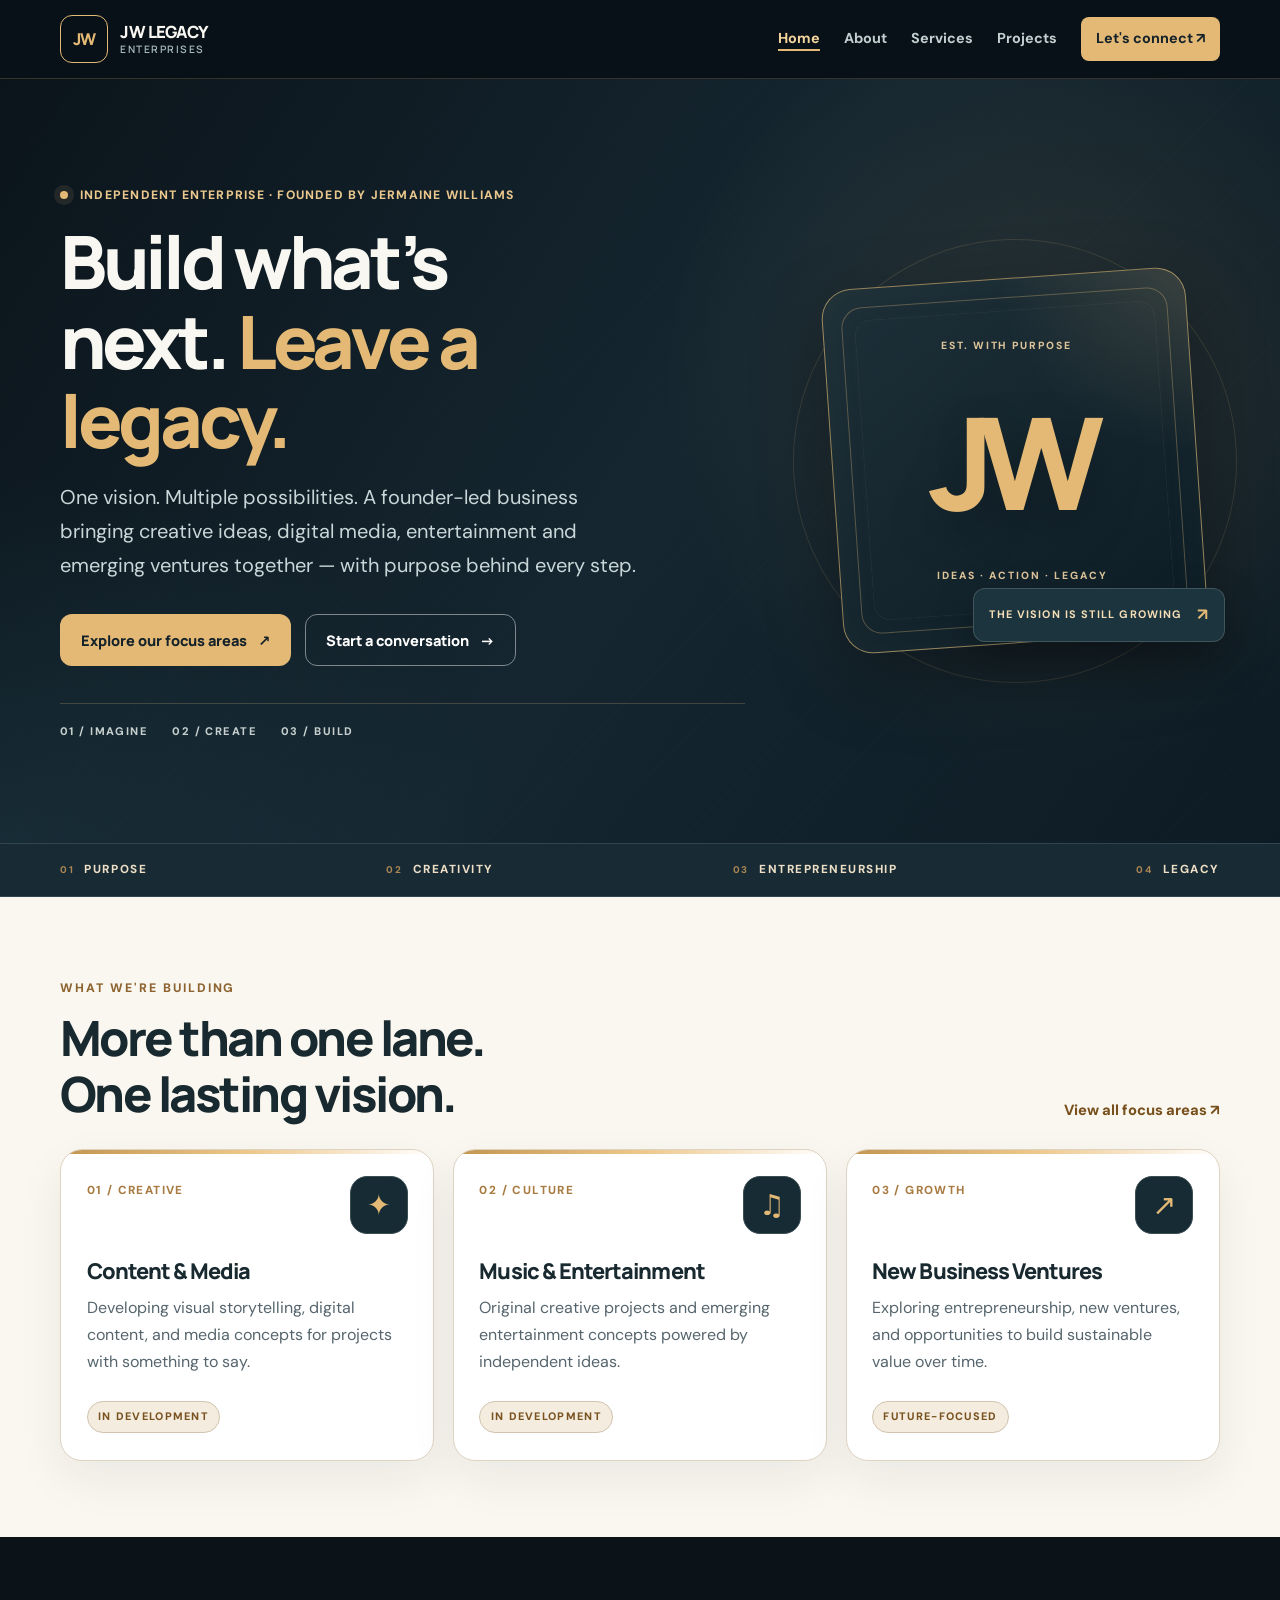
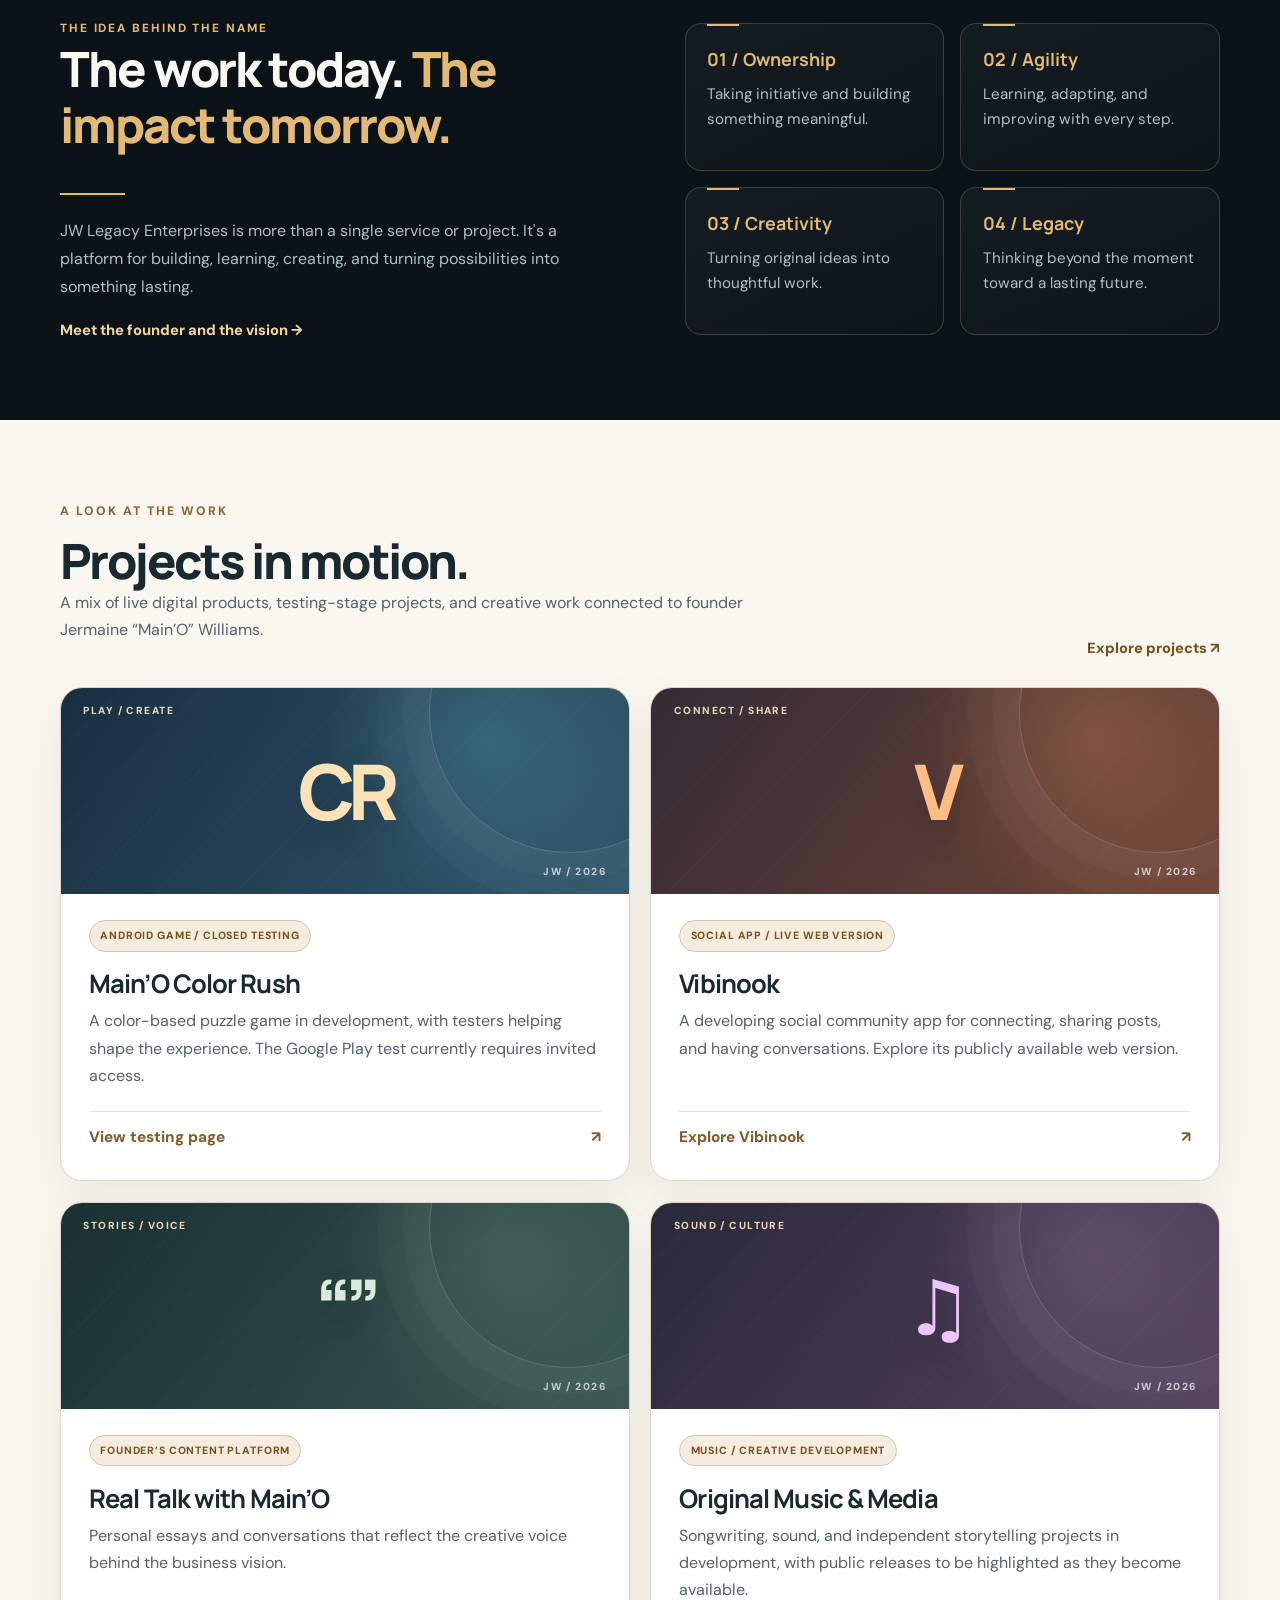
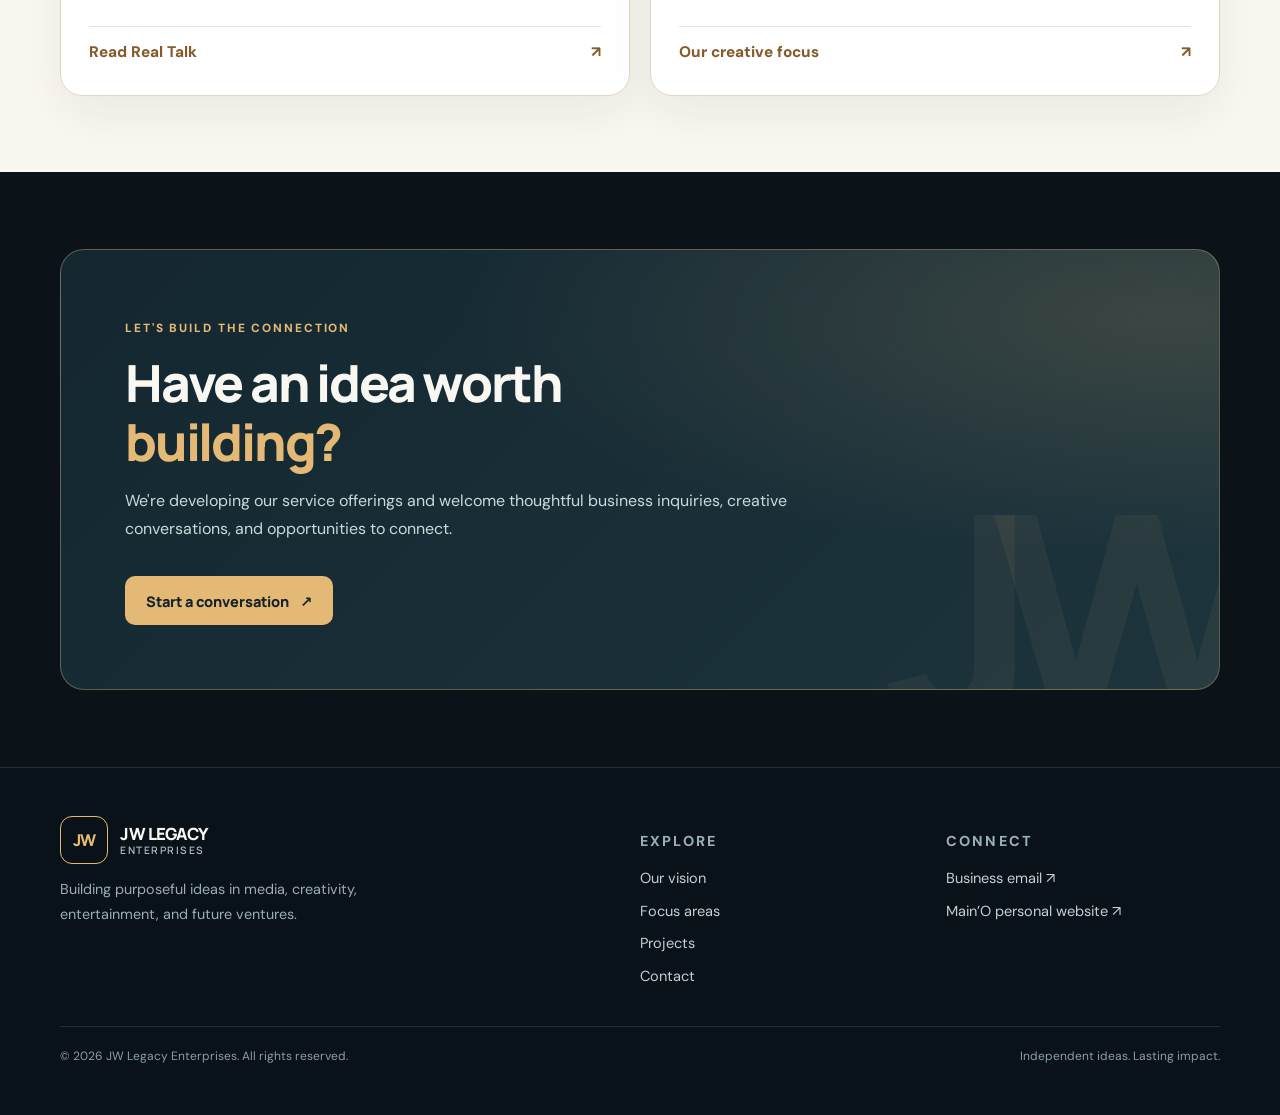
<file: index.html>
<!doctype html>
<html lang="en">
<head>
  <meta charset="utf-8">
  <meta name="viewport" content="width=device-width,initial-scale=1">
  <meta name="theme-color" content="#0b1218">
  <meta name="description" content="JW Legacy Enterprises is a developing multi-service brand founded by Jermaine Williams, bringing creative, media, entertainment and emerging business ventures together.">
  <meta property="og:type" content="website">
  <meta property="og:title" content="Creative work. Lasting legacy. | JW Legacy Enterprises">
  <meta property="og:description" content="JW Legacy Enterprises is a developing multi-service brand founded by Jermaine Williams, bringing creative, media, entertainment and emerging business ventures together.">
  <title>Creative work. Lasting legacy. | JW Legacy Enterprises</title>
  <link rel="icon" href="favicon.svg" type="image/svg+xml">
  <link rel="stylesheet" href="styles.css">
  <script src="script.js" defer></script>
</head>
<body>
<a href="#main" class="skip-link">Skip to content</a>
<header class="site-header">
  <div class="container header-inner">
    <a class="logo" href="index.html" aria-label="JW Legacy Enterprises — homepage">
      <span class="logo-mark" aria-hidden="true">JW</span><span class="logo-text">JW LEGACY<span>ENTERPRISES</span></span>
    </a>
    <button class="menu-toggle" type="button" aria-controls="primary-navigation" aria-expanded="false" aria-label="Open navigation">☰</button>
    <nav id="primary-navigation" class="site-nav" aria-label="Main navigation">
      <a href="index.html" aria-current="page">Home</a>
      <a href="about.html">About</a>
      <a href="services.html">Services</a>
      <a href="projects.html">Projects</a>
      <a class="nav-cta" href="contact.html">Let's connect ↗</a>
    </nav>
  </div>
</header>
<main id="main">

<section class="hero hero-premium" aria-labelledby="home-title">
  <div class="container hero-grid">
    <div>
      <span class="eyebrow hero-kicker"><span class="kicker-dot" aria-hidden="true"></span> Independent enterprise · Founded by Jermaine Williams</span>
      <h1 id="home-title">Build what’s next. <em>Leave a legacy.</em></h1>
      <p class="lead">One vision. Multiple possibilities. A founder-led business bringing creative ideas, digital media, entertainment and emerging ventures together — with purpose behind every step.</p>
      <div class="hero-actions"><a class="btn btn-gold" href="services.html">Explore our focus areas <span aria-hidden="true">↗</span></a><a class="btn btn-outline" href="contact.html">Start a conversation <span aria-hidden="true">→</span></a></div>
      <div class="hero-signature" aria-label="Our guiding direction"><span>01 / Imagine</span><span>02 / Create</span><span>03 / Build</span></div>
    </div>
    <div class="legacy-art" role="img" aria-label="JW Legacy Enterprises monogram, framed in warm gold">
      <div class="legacy-orbit legacy-orbit-outer" aria-hidden="true"></div>
      <div class="legacy-orbit legacy-orbit-inner" aria-hidden="true"></div>
      <div class="art-frame">
        <span class="art-microcopy" aria-hidden="true">EST. WITH PURPOSE</span>
        <span class="art-monogram" aria-hidden="true">JW</span>
        <span class="art-frame-footer" aria-hidden="true">IDEAS · ACTION · LEGACY</span>
      </div>
      <div class="art-caption">THE VISION IS STILL GROWING <span aria-hidden="true">↗</span></div>
    </div>
  </div>
</section>
<div class="feature-strip" aria-label="Brand values"><div class="container"><span><b>01</b> Purpose</span><span><b>02</b> Creativity</span><span><b>03</b> Entrepreneurship</span><span><b>04</b> Legacy</span></div></div>
<section class="section light" aria-labelledby="focus-title">
  <div class="container">
    <div class="section-head"><div><span class="eyebrow">What we're building</span><h2 id="focus-title">More than one lane.<br>One lasting vision.</h2></div><a class="text-link" href="services.html">View all focus areas ↗</a></div>
    <div class="service-grid">
      <article class="service-card">
        <div class="service-card-top"><span class="card-count">01 / CREATIVE</span><span class="service-symbol" aria-hidden="true">✦</span></div>
        <h3>Content &amp; Media</h3>
        <p>Developing visual storytelling, digital content, and media concepts for projects with something to say.</p>
        <span class="pill">In development</span>
      </article>
      <article class="service-card">
        <div class="service-card-top"><span class="card-count">02 / CULTURE</span><span class="service-symbol" aria-hidden="true">♫</span></div>
        <h3>Music &amp; Entertainment</h3>
        <p>Original creative projects and emerging entertainment concepts powered by independent ideas.</p>
        <span class="pill">In development</span>
      </article>
      <article class="service-card">
        <div class="service-card-top"><span class="card-count">03 / GROWTH</span><span class="service-symbol" aria-hidden="true">↗</span></div>
        <h3>New Business Ventures</h3>
        <p>Exploring entrepreneurship, new ventures, and opportunities to build sustainable value over time.</p>
        <span class="pill">Future-focused</span>
      </article>
    </div>
  </div>
</section>
<section class="section" aria-labelledby="purpose-title">
  <div class="container split">
    <div><span class="eyebrow">The idea behind the name</span><h2 id="purpose-title">The work today. <span class="display-accent">The impact tomorrow.</span></h2><div class="kicker-line"></div><p>JW Legacy Enterprises is more than a single service or project. It's a platform for building, learning, creating, and turning possibilities into something lasting.</p><a href="about.html" class="text-link">Meet the founder and the vision →</a></div>
    <div class="values" aria-label="JW Legacy Enterprises guiding values">
      <div class="value-box"><b>01 / Ownership</b><p>Taking initiative and building something meaningful.</p></div>
      <div class="value-box"><b>02 / Agility</b><p>Learning, adapting, and improving with every step.</p></div>
      <div class="value-box"><b>03 / Creativity</b><p>Turning original ideas into thoughtful work.</p></div>
      <div class="value-box"><b>04 / Legacy</b><p>Thinking beyond the moment toward a lasting future.</p></div>
    </div>
  </div>
</section>
<section class="section light" aria-labelledby="work-title">
  <div class="container">
    <div class="section-head"><div><span class="eyebrow">A look at the work</span><h2 id="work-title">Projects in motion.</h2><p class="section-subtitle">A mix of live digital products, testing-stage projects, and creative work connected to founder Jermaine “Main’O” Williams.</p></div><a href="projects.html" class="text-link">Explore projects ↗</a></div>
    <div class="work-grid">
      <article class="work-card work-rush">
        <div class="work-visual work-visual-rush" aria-hidden="true"><span class="work-visual-caption">PLAY / CREATE</span><span class="work-visual-symbol">CR</span><span class="work-visual-corner">JW / 2026</span></div>
        <div class="work-card-content"><span class="pill">Android game / closed testing</span><h3>Main’O Color Rush</h3><p>A color-based puzzle game in development, with testers helping shape the experience. The Google Play test currently requires invited access.</p><a class="text-link" href="https://play.google.com/apps/testing/com.maino.colorrush" target="_blank" rel="noopener noreferrer">View testing page <span aria-hidden="true">↗</span></a></div>
      </article>
      <article class="work-card work-vibinook">
        <div class="work-visual work-visual-vibinook" aria-hidden="true"><span class="work-visual-caption">CONNECT / SHARE</span><span class="work-visual-symbol">V</span><span class="work-visual-corner">JW / 2026</span></div>
        <div class="work-card-content"><span class="pill">Social app / live web version</span><h3>Vibinook</h3><p>A developing social community app for connecting, sharing posts, and having conversations. Explore its publicly available web version.</p><a class="text-link" href="https://vibinook.floot.app/" target="_blank" rel="noopener noreferrer">Explore Vibinook <span aria-hidden="true">↗</span></a></div>
      </article>
      <article class="work-card work-realtalk">
        <div class="work-visual work-visual-realtalk" aria-hidden="true"><span class="work-visual-caption">STORIES / VOICE</span><span class="work-visual-symbol">“”</span><span class="work-visual-corner">JW / 2026</span></div>
        <div class="work-card-content"><span class="pill">Founder’s content platform</span><h3>Real Talk with Main’O</h3><p>Personal essays and conversations that reflect the creative voice behind the business vision.</p><a class="text-link" href="https://maino-myjourney.42web.io/real-talk" target="_blank" rel="noopener noreferrer">Read Real Talk <span aria-hidden="true">↗</span></a></div>
      </article>
      <article class="work-card work-music">
        <div class="work-visual work-visual-music" aria-hidden="true"><span class="work-visual-caption">SOUND / CULTURE</span><span class="work-visual-symbol">♫</span><span class="work-visual-corner">JW / 2026</span></div>
        <div class="work-card-content"><span class="pill">Music / creative development</span><h3>Original Music &amp; Media</h3><p>Songwriting, sound, and independent storytelling projects in development, with public releases to be highlighted as they become available.</p><a class="text-link" href="services.html">Our creative focus <span aria-hidden="true">↗</span></a></div>
      </article>
    </div>
  </div>
</section>
<section class="section home-contact-section" aria-label="Contact JW Legacy Enterprises"><div class="container"><div class="cta-band premium-cta"><span class="eyebrow">Let's build the connection</span><h2>Have an idea worth <span class="display-accent">building?</span></h2><p>We're developing our service offerings and welcome thoughtful business inquiries, creative conversations, and opportunities to connect.</p><a class="btn btn-gold" href="contact.html">Start a conversation <span aria-hidden="true">↗</span></a></div></div></section>

</main>
<footer class="site-footer">
  <div class="container">
    <div class="footer-grid">
      <div><a class="logo" href="index.html"><span class="logo-mark" aria-hidden="true">JW</span><span class="logo-text">JW LEGACY<span>ENTERPRISES</span></span></a><p>Building purposeful ideas in media, creativity, entertainment, and future ventures.</p></div>
      <div><p class="footer-title">Explore</p><div class="footer-links"><a href="about.html">Our vision</a><a href="services.html">Focus areas</a><a href="projects.html">Projects</a><a href="contact.html">Contact</a></div></div>
      <div><p class="footer-title">Connect</p><div class="footer-links"><a href="mailto:jwlegacyenterprises@gmail.com">Business email ↗</a><a href="https://maino-myjourney.42web.io/" target="_blank" rel="noopener noreferrer">Main’O personal website ↗</a></div></div>
    </div>
    <div class="footer-bottom"><span>© <span data-year>2026</span> JW Legacy Enterprises. All rights reserved.</span><span>Independent ideas. Lasting impact.</span></div>
  </div>
</footer>
</body>
</html>
</file>
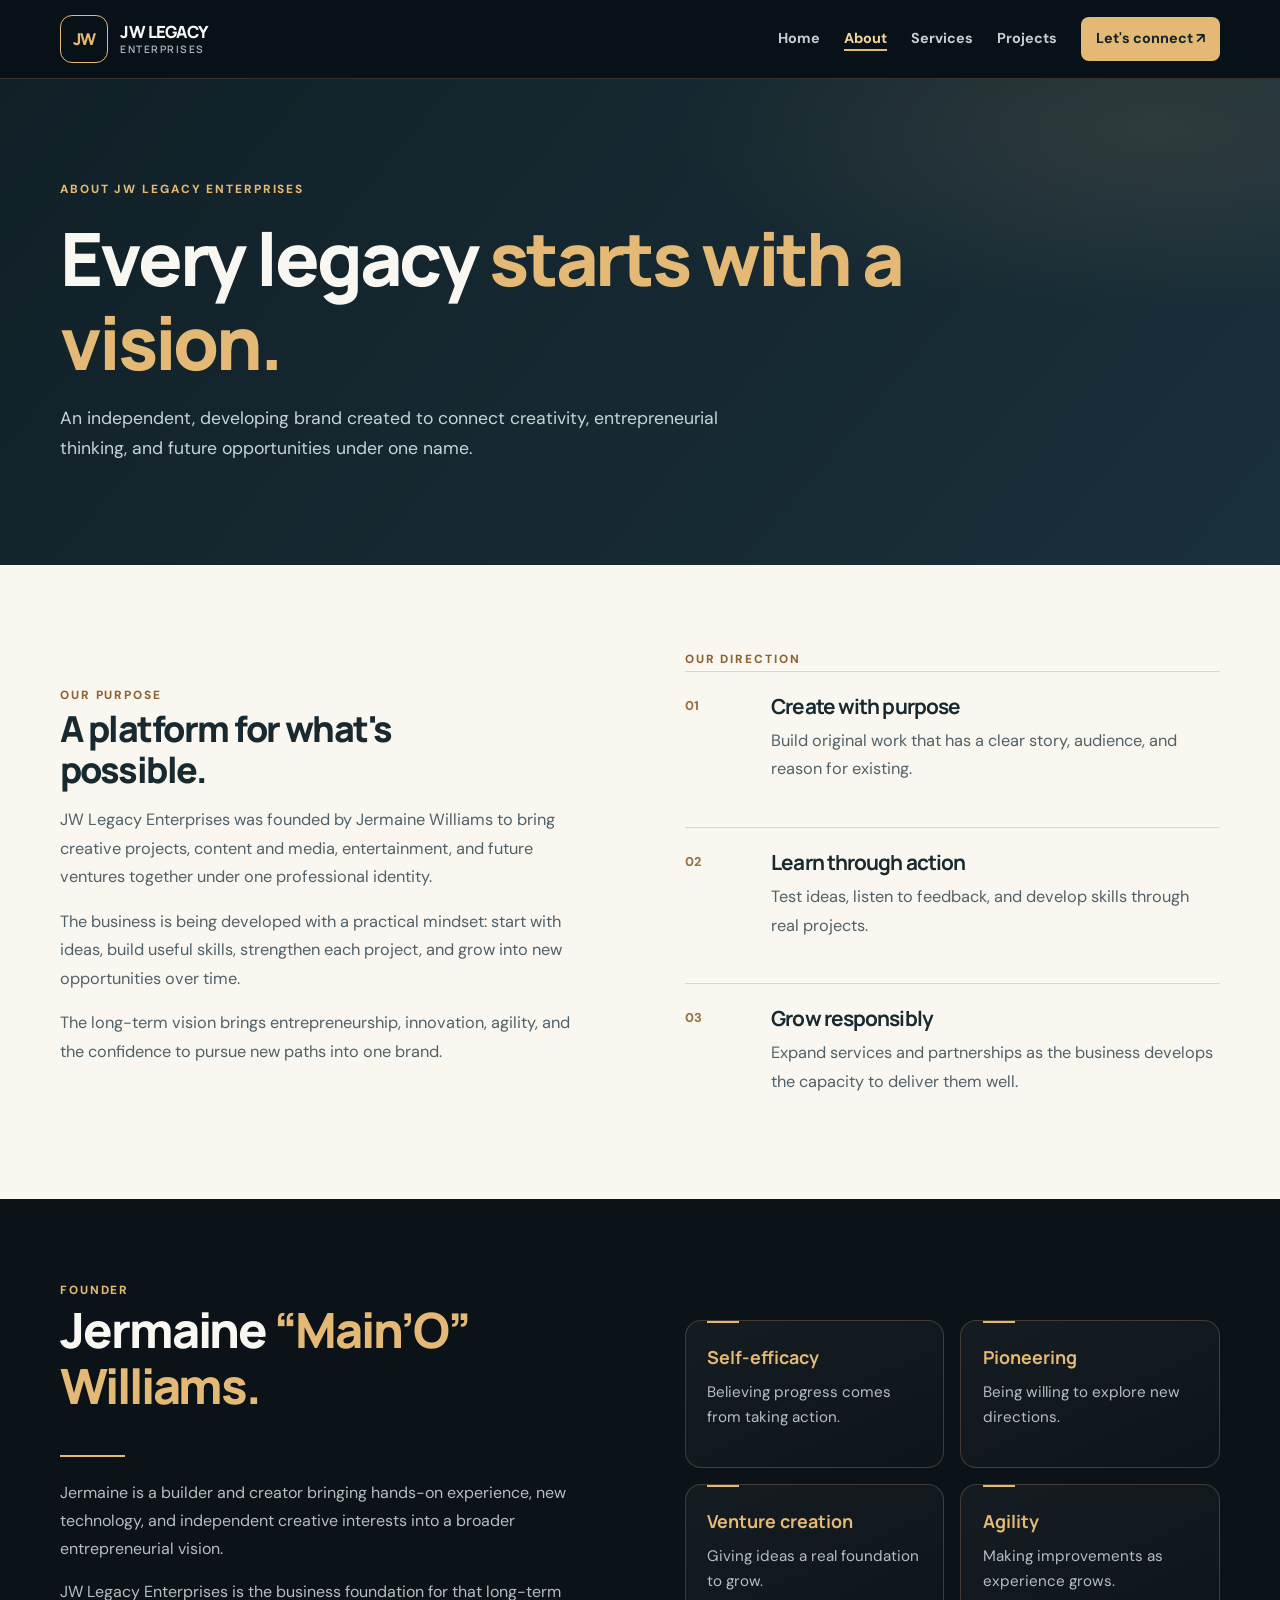
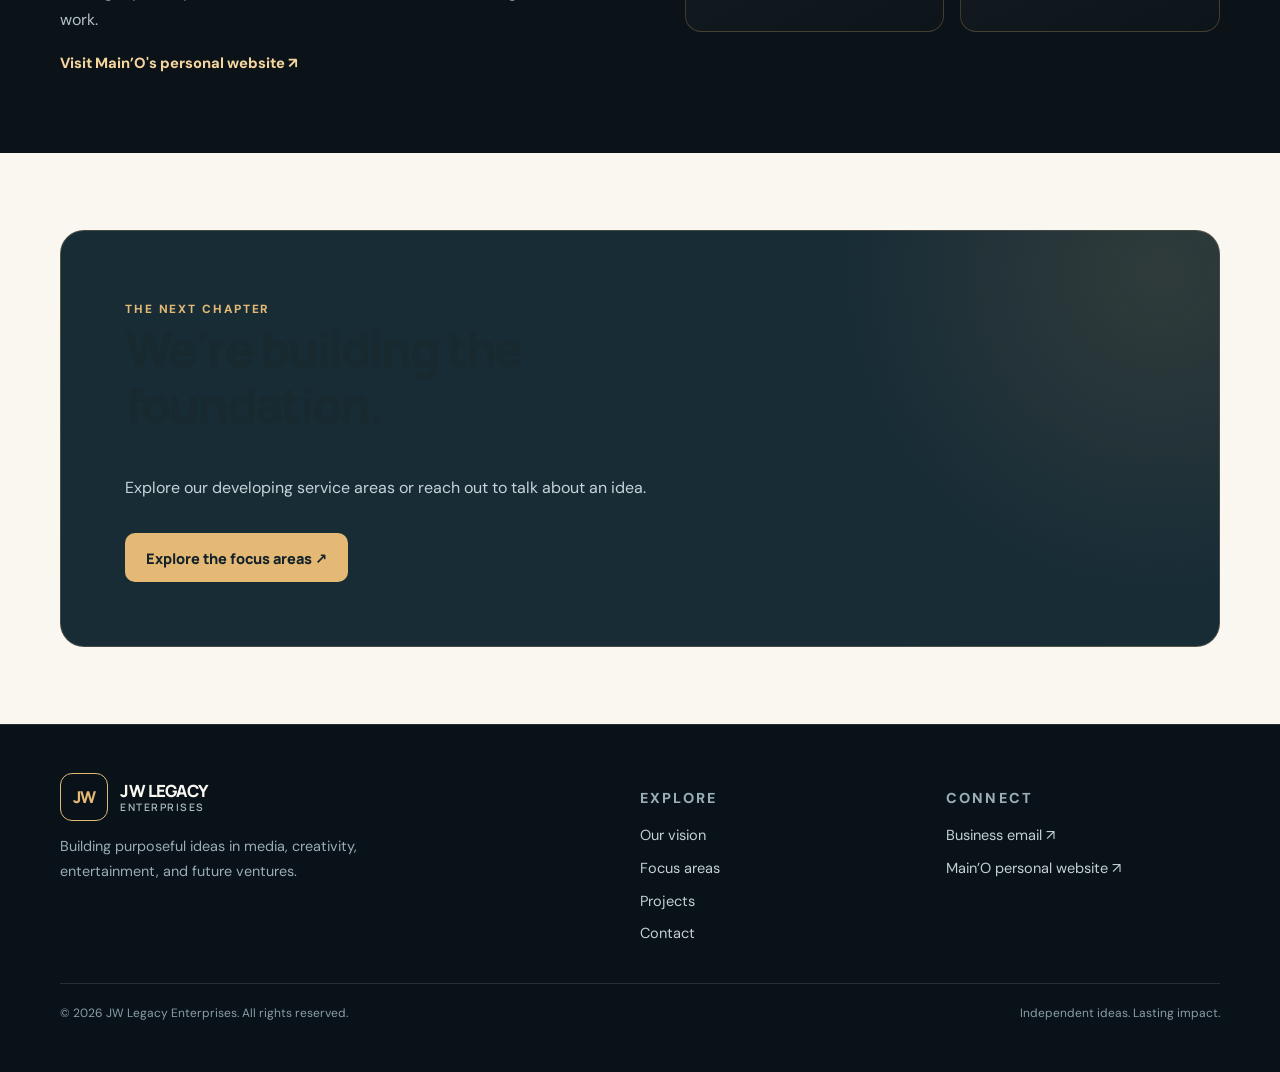
<file: about.html>
<!doctype html>
<html lang="en">
<head>
  <meta charset="utf-8">
  <meta name="viewport" content="width=device-width,initial-scale=1">
  <meta name="theme-color" content="#0b1218">
  <meta name="description" content="Meet founder Jermaine Williams and the purpose behind JW Legacy Enterprises, a developing multi-service brand for creative work and new ventures.">
  <meta property="og:type" content="website">
  <meta property="og:title" content="About the company | JW Legacy Enterprises">
  <meta property="og:description" content="Meet founder Jermaine Williams and the purpose behind JW Legacy Enterprises, a developing multi-service brand for creative work and new ventures.">
  <title>About the company | JW Legacy Enterprises</title>
  <link rel="icon" href="favicon.svg" type="image/svg+xml">
  <link rel="stylesheet" href="styles.css">
  <script src="script.js" defer></script>
</head>
<body>
<a href="#main" class="skip-link">Skip to content</a>
<header class="site-header">
  <div class="container header-inner">
    <a class="logo" href="index.html" aria-label="JW Legacy Enterprises — homepage">
      <span class="logo-mark" aria-hidden="true">JW</span><span class="logo-text">JW LEGACY<span>ENTERPRISES</span></span>
    </a>
    <button class="menu-toggle" type="button" aria-controls="primary-navigation" aria-expanded="false" aria-label="Open navigation">☰</button>
    <nav id="primary-navigation" class="site-nav" aria-label="Main navigation">
      <a href="index.html">Home</a>
      <a href="about.html" aria-current="page">About</a>
      <a href="services.html">Services</a>
      <a href="projects.html">Projects</a>
      <a class="nav-cta" href="contact.html">Let's connect ↗</a>
    </nav>
  </div>
</header>
<main id="main">

<section class="page-hero"><div class="container"><span class="eyebrow">About JW Legacy Enterprises</span><h1>Every legacy <span class="display-accent">starts with a vision.</span></h1><p>An independent, developing brand created to connect creativity, entrepreneurial thinking, and future opportunities under one name.</p></div></section>
<section class="content-section light"><div class="container split rich-copy">
 <div><span class="eyebrow overline-dark">Our purpose</span><h2>A platform for what's possible.</h2><p>JW Legacy Enterprises was founded by Jermaine Williams to bring creative projects, content and media, entertainment, and future ventures together under one professional identity.</p><p>The business is being developed with a practical mindset: start with ideas, build useful skills, strengthen each project, and grow into new opportunities over time.</p><p>The long-term vision brings entrepreneurship, innovation, agility, and the confidence to pursue new paths into one brand.</p></div>
 <div><span class="eyebrow overline-dark">Our direction</span><div class="timeline"><div class="timeline-item"><span>01</span><div><h3>Create with purpose</h3><p>Build original work that has a clear story, audience, and reason for existing.</p></div></div><div class="timeline-item"><span>02</span><div><h3>Learn through action</h3><p>Test ideas, listen to feedback, and develop skills through real projects.</p></div></div><div class="timeline-item"><span>03</span><div><h3>Grow responsibly</h3><p>Expand services and partnerships as the business develops the capacity to deliver them well.</p></div></div></div></div>
</div></section>
<section class="section"><div class="container split"><div><span class="eyebrow">Founder</span><h2>Jermaine <span class="display-accent">“Main’O” Williams.</span></h2><div class="kicker-line"></div><p>Jermaine is a builder and creator bringing hands-on experience, new technology, and independent creative interests into a broader entrepreneurial vision.</p><p>JW Legacy Enterprises is the business foundation for that long-term work.</p><a href="https://maino-myjourney.42web.io/" class="text-link" target="_blank" rel="noopener noreferrer">Visit Main’O's personal website ↗</a></div><div class="values"><div class="value-box"><b>Self-efficacy</b><p>Believing progress comes from taking action.</p></div><div class="value-box"><b>Pioneering</b><p>Being willing to explore new directions.</p></div><div class="value-box"><b>Venture creation</b><p>Giving ideas a real foundation to grow.</p></div><div class="value-box"><b>Agility</b><p>Making improvements as experience grows.</p></div></div></div></section>
<section class="section light"><div class="container"><div class="cta-band"><span class="eyebrow">The next chapter</span><h2>We're building the foundation.</h2><p>Explore our developing service areas or reach out to talk about an idea.</p><a class="btn btn-gold" href="services.html">Explore the focus areas ↗</a></div></div></section>

</main>
<footer class="site-footer">
  <div class="container">
    <div class="footer-grid">
      <div><a class="logo" href="index.html"><span class="logo-mark" aria-hidden="true">JW</span><span class="logo-text">JW LEGACY<span>ENTERPRISES</span></span></a><p>Building purposeful ideas in media, creativity, entertainment, and future ventures.</p></div>
      <div><p class="footer-title">Explore</p><div class="footer-links"><a href="about.html">Our vision</a><a href="services.html">Focus areas</a><a href="projects.html">Projects</a><a href="contact.html">Contact</a></div></div>
      <div><p class="footer-title">Connect</p><div class="footer-links"><a href="mailto:jwlegacyenterprises@gmail.com">Business email ↗</a><a href="https://maino-myjourney.42web.io/" target="_blank" rel="noopener noreferrer">Main’O personal website ↗</a></div></div>
    </div>
    <div class="footer-bottom"><span>© <span data-year>2026</span> JW Legacy Enterprises. All rights reserved.</span><span>Independent ideas. Lasting impact.</span></div>
  </div>
</footer>
</body>
</html>
</file>
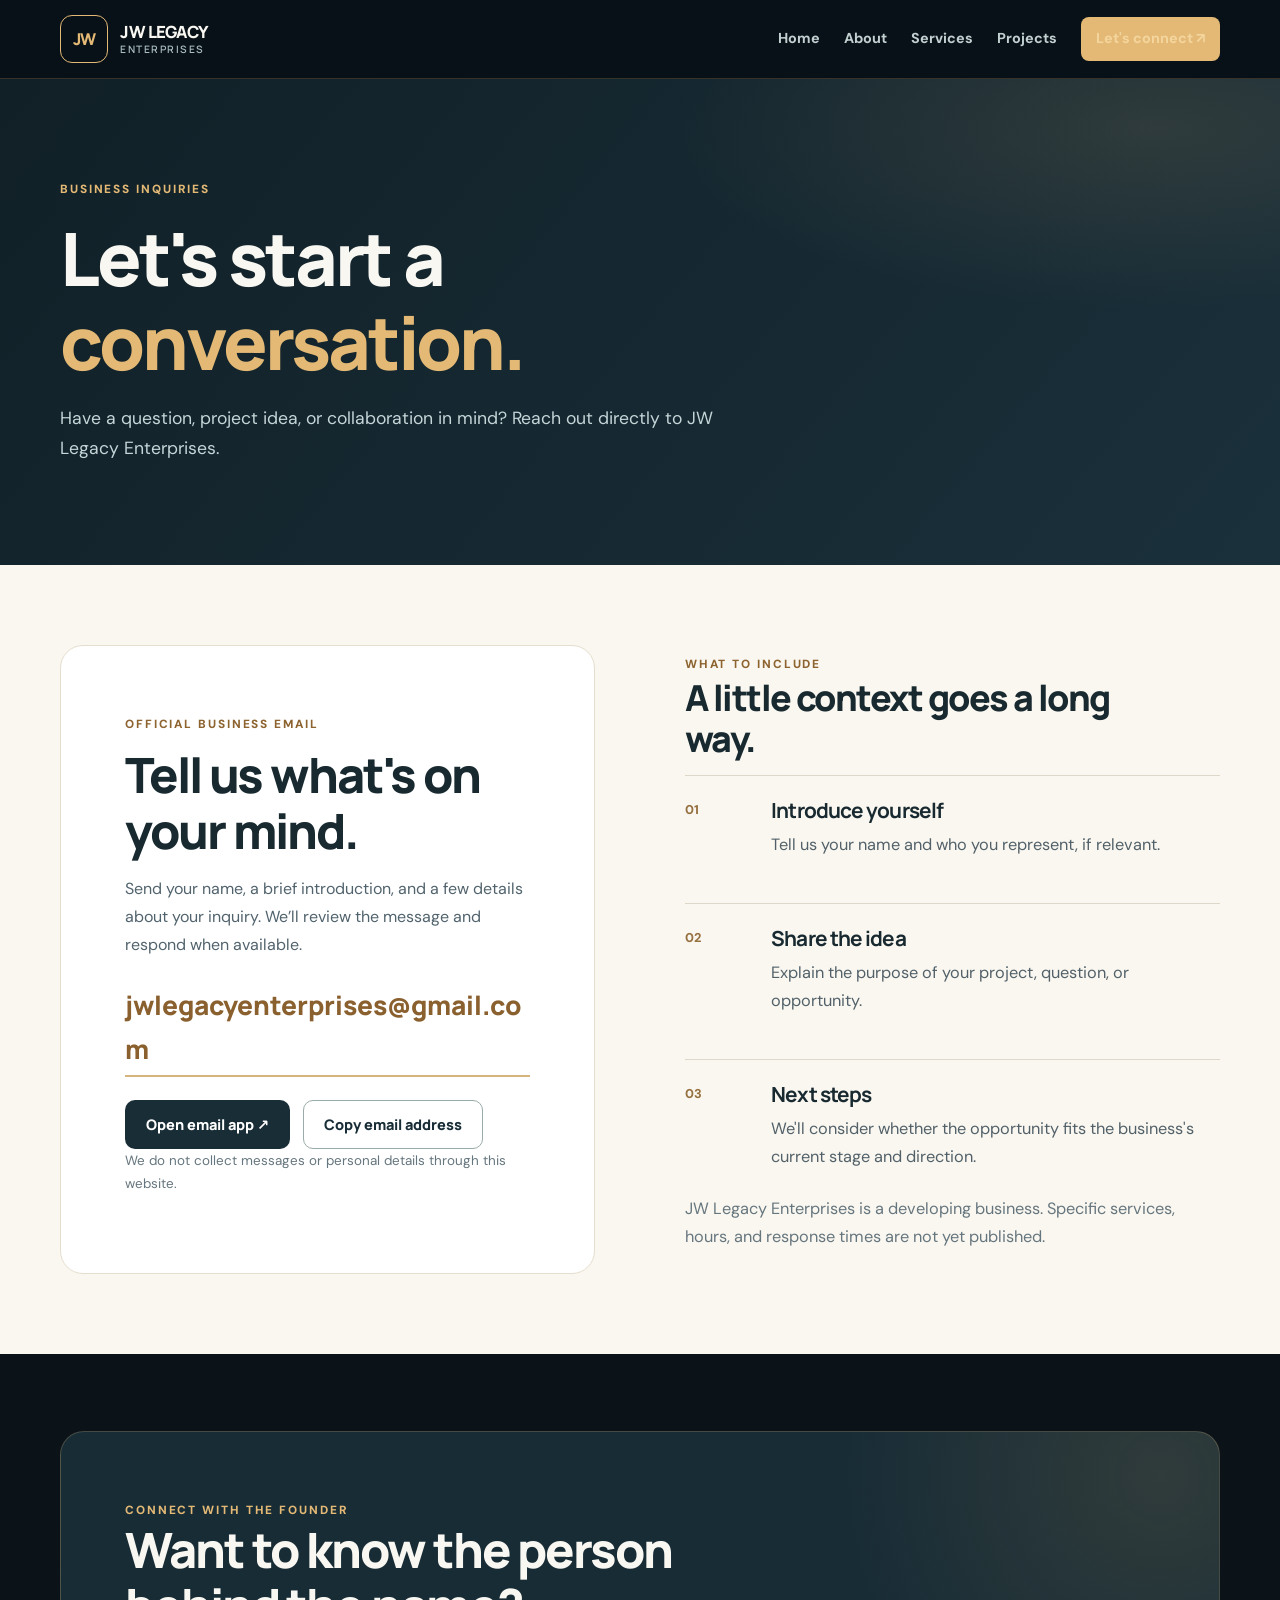
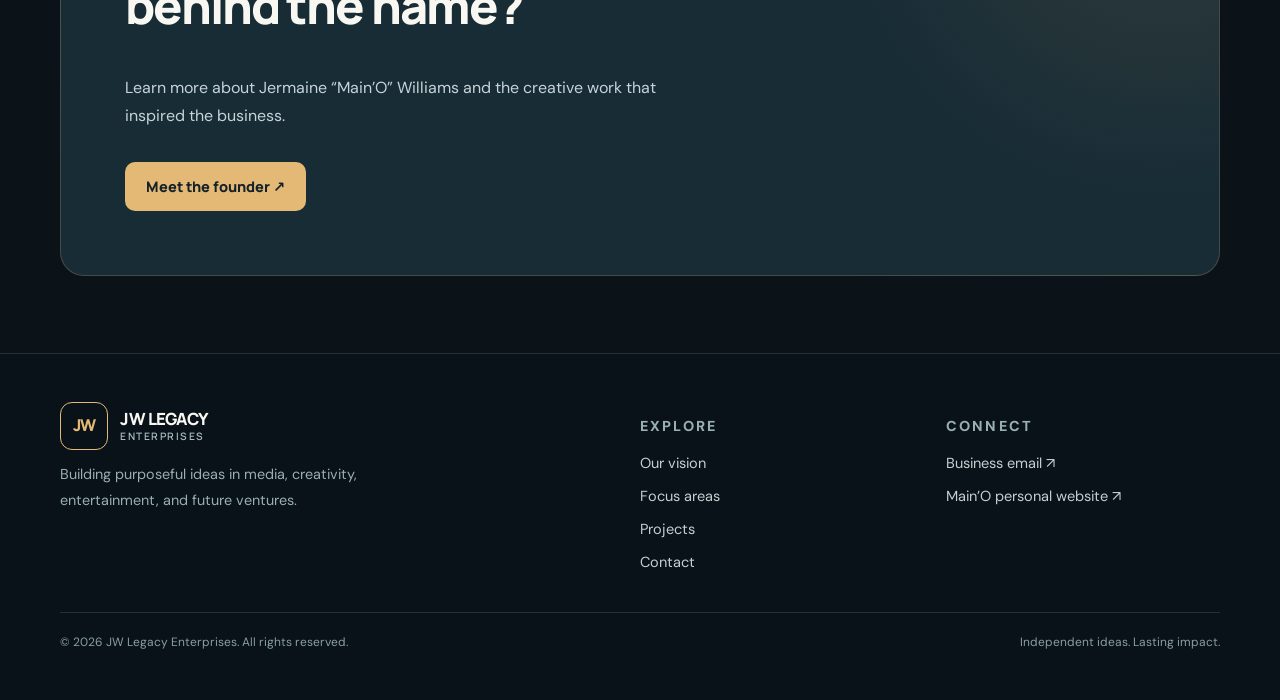
<file: contact.html>
<!doctype html>
<html lang="en">
<head>
  <meta charset="utf-8">
  <meta name="viewport" content="width=device-width,initial-scale=1">
  <meta name="theme-color" content="#0b1218">
  <meta name="description" content="Business inquiries and creative conversations: contact JW Legacy Enterprises by email at jwlegacyenterprises@gmail.com.">
  <meta property="og:type" content="website">
  <meta property="og:title" content="Contact JW Legacy Enterprises | JW Legacy Enterprises">
  <meta property="og:description" content="Business inquiries and creative conversations: contact JW Legacy Enterprises by email at jwlegacyenterprises@gmail.com.">
  <title>Contact JW Legacy Enterprises | JW Legacy Enterprises</title>
  <link rel="icon" href="favicon.svg" type="image/svg+xml">
  <link rel="stylesheet" href="styles.css">
  <script src="script.js" defer></script>
</head>
<body>
<a href="#main" class="skip-link">Skip to content</a>
<header class="site-header">
  <div class="container header-inner">
    <a class="logo" href="index.html" aria-label="JW Legacy Enterprises — homepage">
      <span class="logo-mark" aria-hidden="true">JW</span><span class="logo-text">JW LEGACY<span>ENTERPRISES</span></span>
    </a>
    <button class="menu-toggle" type="button" aria-controls="primary-navigation" aria-expanded="false" aria-label="Open navigation">☰</button>
    <nav id="primary-navigation" class="site-nav" aria-label="Main navigation">
      <a href="index.html">Home</a>
      <a href="about.html">About</a>
      <a href="services.html">Services</a>
      <a href="projects.html">Projects</a>
      <a class="nav-cta" href="contact.html" aria-current="page">Let's connect ↗</a>
    </nav>
  </div>
</header>
<main id="main">

<section class="page-hero"><div class="container"><span class="eyebrow">Business inquiries</span><h1>Let's start a <span class="display-accent">conversation.</span></h1><p>Have a question, project idea, or collaboration in mind? Reach out directly to JW Legacy Enterprises.</p></div></section>
<section class="content-section light"><div class="container split">
 <div class="contact-panel"><span class="eyebrow overline-dark">Official business email</span><h2>Tell us what's on your mind.</h2><p>Send your name, a brief introduction, and a few details about your inquiry. We’ll review the message and respond when available.</p>
 <a class="contact-email" href="mailto:jwlegacyenterprises@gmail.com?subject=JW%20Legacy%20Enterprises%20Business%20Inquiry">jwlegacyenterprises@gmail.com</a>
 <div class="contact-options"><a class="btn btn-dark" href="mailto:jwlegacyenterprises@gmail.com?subject=JW%20Legacy%20Enterprises%20Business%20Inquiry">Open email app ↗</a><button type="button" class="btn btn-outline" id="copy-email" data-email="jwlegacyenterprises@gmail.com" style="color:#192d37;border-color:#9aaba9">Copy email address</button></div>
 <p class="small-note" id="copy-status" role="status" aria-live="polite">We do not collect messages or personal details through this website.</p>
 </div>
 <div class="rich-copy"><span class="eyebrow overline-dark">What to include</span><h2>A little context goes a long way.</h2><div class="timeline"><div class="timeline-item"><span>01</span><div><h3>Introduce yourself</h3><p>Tell us your name and who you represent, if relevant.</p></div></div><div class="timeline-item"><span>02</span><div><h3>Share the idea</h3><p>Explain the purpose of your project, question, or opportunity.</p></div></div><div class="timeline-item"><span>03</span><div><h3>Next steps</h3><p>We'll consider whether the opportunity fits the business's current stage and direction.</p></div></div></div><p class="small-note">JW Legacy Enterprises is a developing business. Specific services, hours, and response times are not yet published.</p></div>
</div></section>
<section class="section"><div class="container"><div class="cta-band"><span class="eyebrow">Connect with the founder</span><h2>Want to know the person behind the name?</h2><p>Learn more about Jermaine “Main’O” Williams and the creative work that inspired the business.</p><a class="btn btn-gold" href="about.html">Meet the founder ↗</a></div></div></section>

</main>
<footer class="site-footer">
  <div class="container">
    <div class="footer-grid">
      <div><a class="logo" href="index.html"><span class="logo-mark" aria-hidden="true">JW</span><span class="logo-text">JW LEGACY<span>ENTERPRISES</span></span></a><p>Building purposeful ideas in media, creativity, entertainment, and future ventures.</p></div>
      <div><p class="footer-title">Explore</p><div class="footer-links"><a href="about.html">Our vision</a><a href="services.html">Focus areas</a><a href="projects.html">Projects</a><a href="contact.html">Contact</a></div></div>
      <div><p class="footer-title">Connect</p><div class="footer-links"><a href="mailto:jwlegacyenterprises@gmail.com">Business email ↗</a><a href="https://maino-myjourney.42web.io/" target="_blank" rel="noopener noreferrer">Main’O personal website ↗</a></div></div>
    </div>
    <div class="footer-bottom"><span>© <span data-year>2026</span> JW Legacy Enterprises. All rights reserved.</span><span>Independent ideas. Lasting impact.</span></div>
  </div>
</footer>
</body>
</html>
</file>
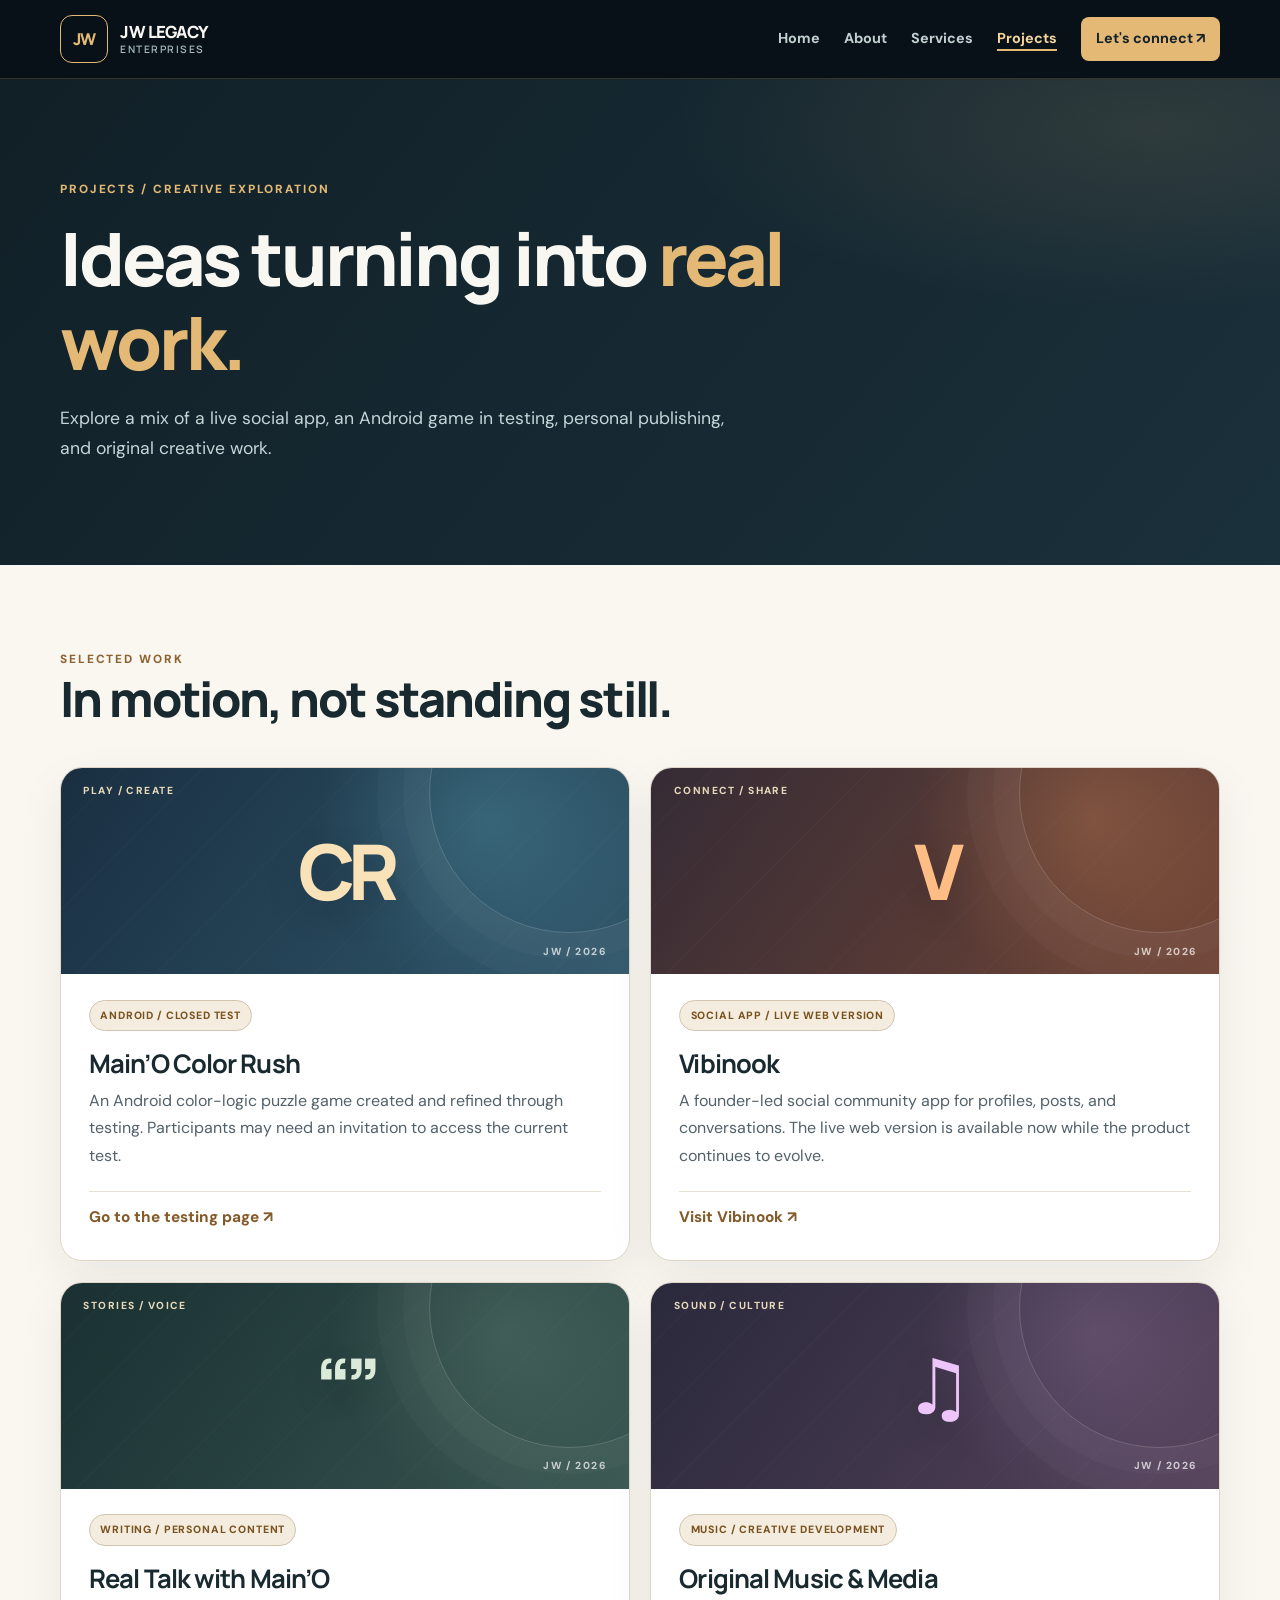
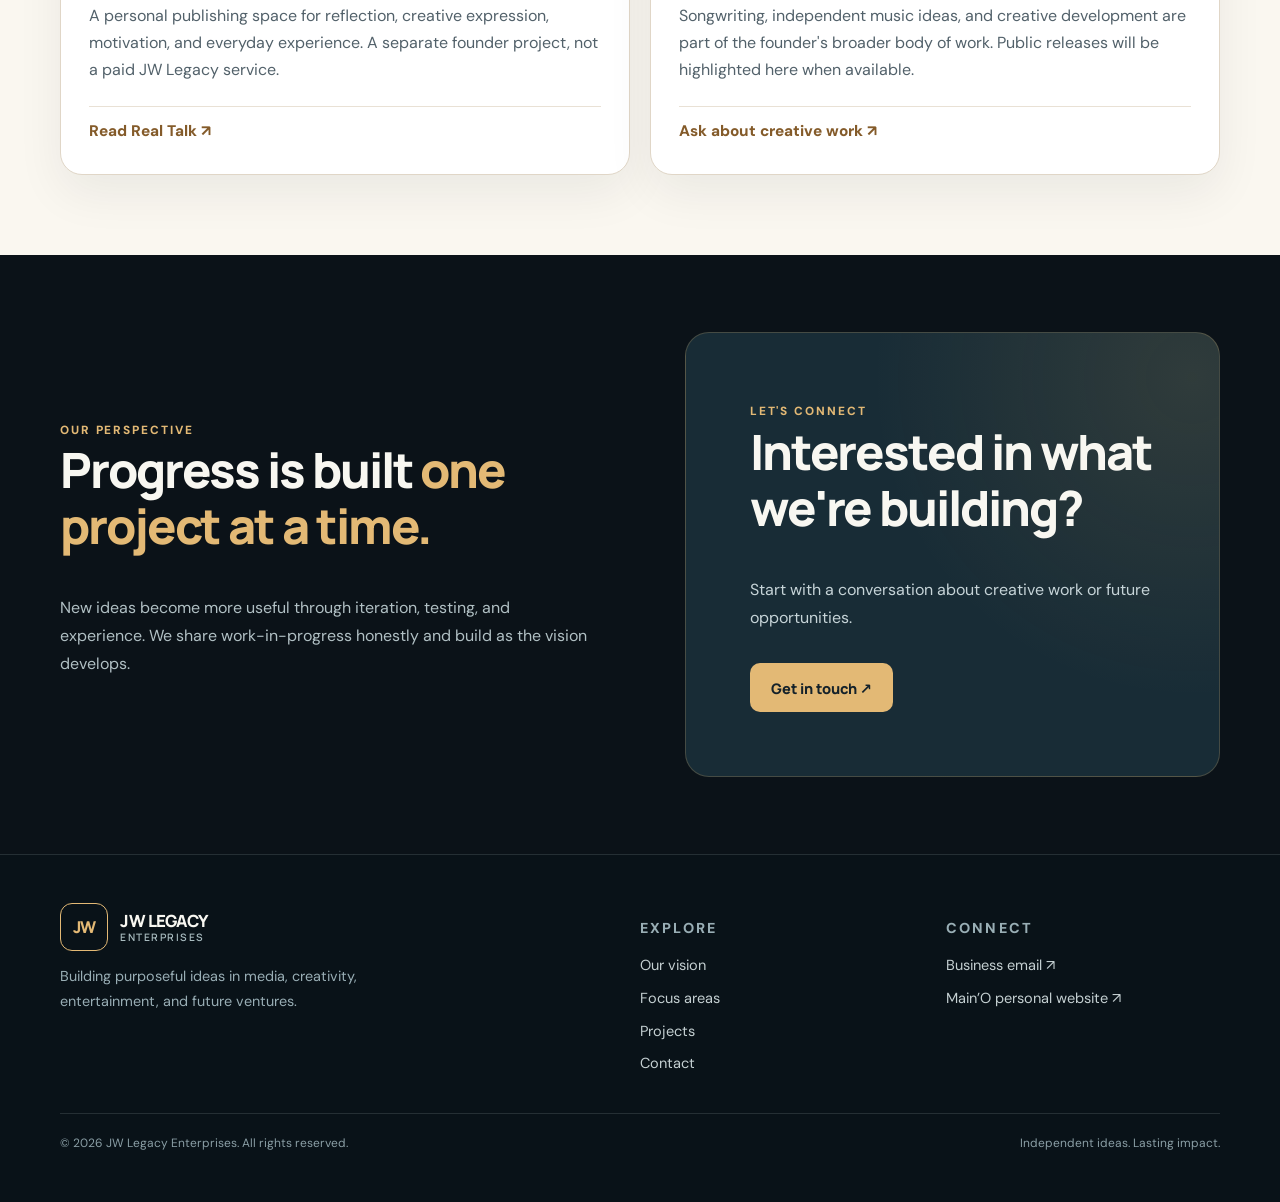
<file: projects.html>
<!doctype html>
<html lang="en">
<head>
  <meta charset="utf-8">
  <meta name="viewport" content="width=device-width,initial-scale=1">
  <meta name="theme-color" content="#0b1218">
  <meta name="description" content="Explore emerging projects connected to JW Legacy Enterprises and founder Jermaine 'Main’O' Williams.">
  <meta property="og:type" content="website">
  <meta property="og:title" content="Projects and creative work | JW Legacy Enterprises">
  <meta property="og:description" content="Explore emerging projects connected to JW Legacy Enterprises and founder Jermaine 'Main’O' Williams.">
  <title>Projects and creative work | JW Legacy Enterprises</title>
  <link rel="icon" href="favicon.svg" type="image/svg+xml">
  <link rel="stylesheet" href="styles.css">
  <script src="script.js" defer></script>
</head>
<body>
<a href="#main" class="skip-link">Skip to content</a>
<header class="site-header">
  <div class="container header-inner">
    <a class="logo" href="index.html" aria-label="JW Legacy Enterprises — homepage">
      <span class="logo-mark" aria-hidden="true">JW</span><span class="logo-text">JW LEGACY<span>ENTERPRISES</span></span>
    </a>
    <button class="menu-toggle" type="button" aria-controls="primary-navigation" aria-expanded="false" aria-label="Open navigation">☰</button>
    <nav id="primary-navigation" class="site-nav" aria-label="Main navigation">
      <a href="index.html">Home</a>
      <a href="about.html">About</a>
      <a href="services.html">Services</a>
      <a href="projects.html" aria-current="page">Projects</a>
      <a class="nav-cta" href="contact.html">Let's connect ↗</a>
    </nav>
  </div>
</header>
<main id="main">

<section class="page-hero"><div class="container"><span class="eyebrow">Projects / Creative exploration</span><h1>Ideas turning into <span class="display-accent">real work.</span></h1><p>Explore a mix of a live social app, an Android game in testing, personal publishing, and original creative work.</p></div></section>
<section class="content-section light"><div class="container"><span class="eyebrow overline-dark">Selected work</span><h2>In motion, not standing still.</h2><div class="work-grid projects-showcase-grid">
 <article class="work-card work-rush">
    <div class="work-visual work-visual-rush" aria-hidden="true"><span class="work-visual-caption">PLAY / CREATE</span><span class="work-visual-symbol">CR</span><span class="work-visual-corner">JW / 2026</span></div>
    <div class="work-card-content"><span class="pill">Android / closed test</span><h3>Main’O Color Rush</h3><p>An Android color-logic puzzle game created and refined through testing. Participants may need an invitation to access the current test.</p><a class="text-link" href="https://play.google.com/apps/testing/com.maino.colorrush" target="_blank" rel="noopener noreferrer">Go to the testing page ↗</a></div>
  </article>
 <article class="work-card work-vibinook">
    <div class="work-visual work-visual-vibinook" aria-hidden="true"><span class="work-visual-caption">CONNECT / SHARE</span><span class="work-visual-symbol">V</span><span class="work-visual-corner">JW / 2026</span></div>
    <div class="work-card-content"><span class="pill">Social app / live web version</span><h3>Vibinook</h3><p>A founder-led social community app for profiles, posts, and conversations. The live web version is available now while the product continues to evolve.</p><a class="text-link" href="https://vibinook.floot.app/" target="_blank" rel="noopener noreferrer">Visit Vibinook ↗</a></div>
  </article>
 <article class="work-card work-realtalk">
    <div class="work-visual work-visual-realtalk" aria-hidden="true"><span class="work-visual-caption">STORIES / VOICE</span><span class="work-visual-symbol">“”</span><span class="work-visual-corner">JW / 2026</span></div>
    <div class="work-card-content"><span class="pill">Writing / personal content</span><h3>Real Talk with Main’O</h3><p>A personal publishing space for reflection, creative expression, motivation, and everyday experience. A separate founder project, not a paid JW Legacy service.</p><a class="text-link" href="https://maino-myjourney.42web.io/real-talk" target="_blank" rel="noopener noreferrer">Read Real Talk ↗</a></div>
  </article>
 <article class="work-card work-music">
    <div class="work-visual work-visual-music" aria-hidden="true"><span class="work-visual-caption">SOUND / CULTURE</span><span class="work-visual-symbol">♫</span><span class="work-visual-corner">JW / 2026</span></div>
    <div class="work-card-content"><span class="pill">Music / creative development</span><h3>Original Music &amp; Media</h3><p>Songwriting, independent music ideas, and creative development are part of the founder's broader body of work. Public releases will be highlighted here when available.</p><a class="text-link" href="contact.html">Ask about creative work ↗</a></div>
  </article>
</div></div></section>
<section class="section"><div class="container split"><div><span class="eyebrow">Our perspective</span><h2>Progress is built <span class="display-accent">one project at a time.</span></h2><p>New ideas become more useful through iteration, testing, and experience. We share work-in-progress honestly and build as the vision develops.</p></div><div class="cta-band"><span class="eyebrow">Let's connect</span><h2>Interested in what we're building?</h2><p>Start with a conversation about creative work or future opportunities.</p><a href="contact.html" class="btn btn-gold">Get in touch ↗</a></div></div></section>

</main>
<footer class="site-footer">
  <div class="container">
    <div class="footer-grid">
      <div><a class="logo" href="index.html"><span class="logo-mark" aria-hidden="true">JW</span><span class="logo-text">JW LEGACY<span>ENTERPRISES</span></span></a><p>Building purposeful ideas in media, creativity, entertainment, and future ventures.</p></div>
      <div><p class="footer-title">Explore</p><div class="footer-links"><a href="about.html">Our vision</a><a href="services.html">Focus areas</a><a href="projects.html">Projects</a><a href="contact.html">Contact</a></div></div>
      <div><p class="footer-title">Connect</p><div class="footer-links"><a href="mailto:jwlegacyenterprises@gmail.com">Business email ↗</a><a href="https://maino-myjourney.42web.io/" target="_blank" rel="noopener noreferrer">Main’O personal website ↗</a></div></div>
    </div>
    <div class="footer-bottom"><span>© <span data-year>2026</span> JW Legacy Enterprises. All rights reserved.</span><span>Independent ideas. Lasting impact.</span></div>
  </div>
</footer>
</body>
</html>
</file>
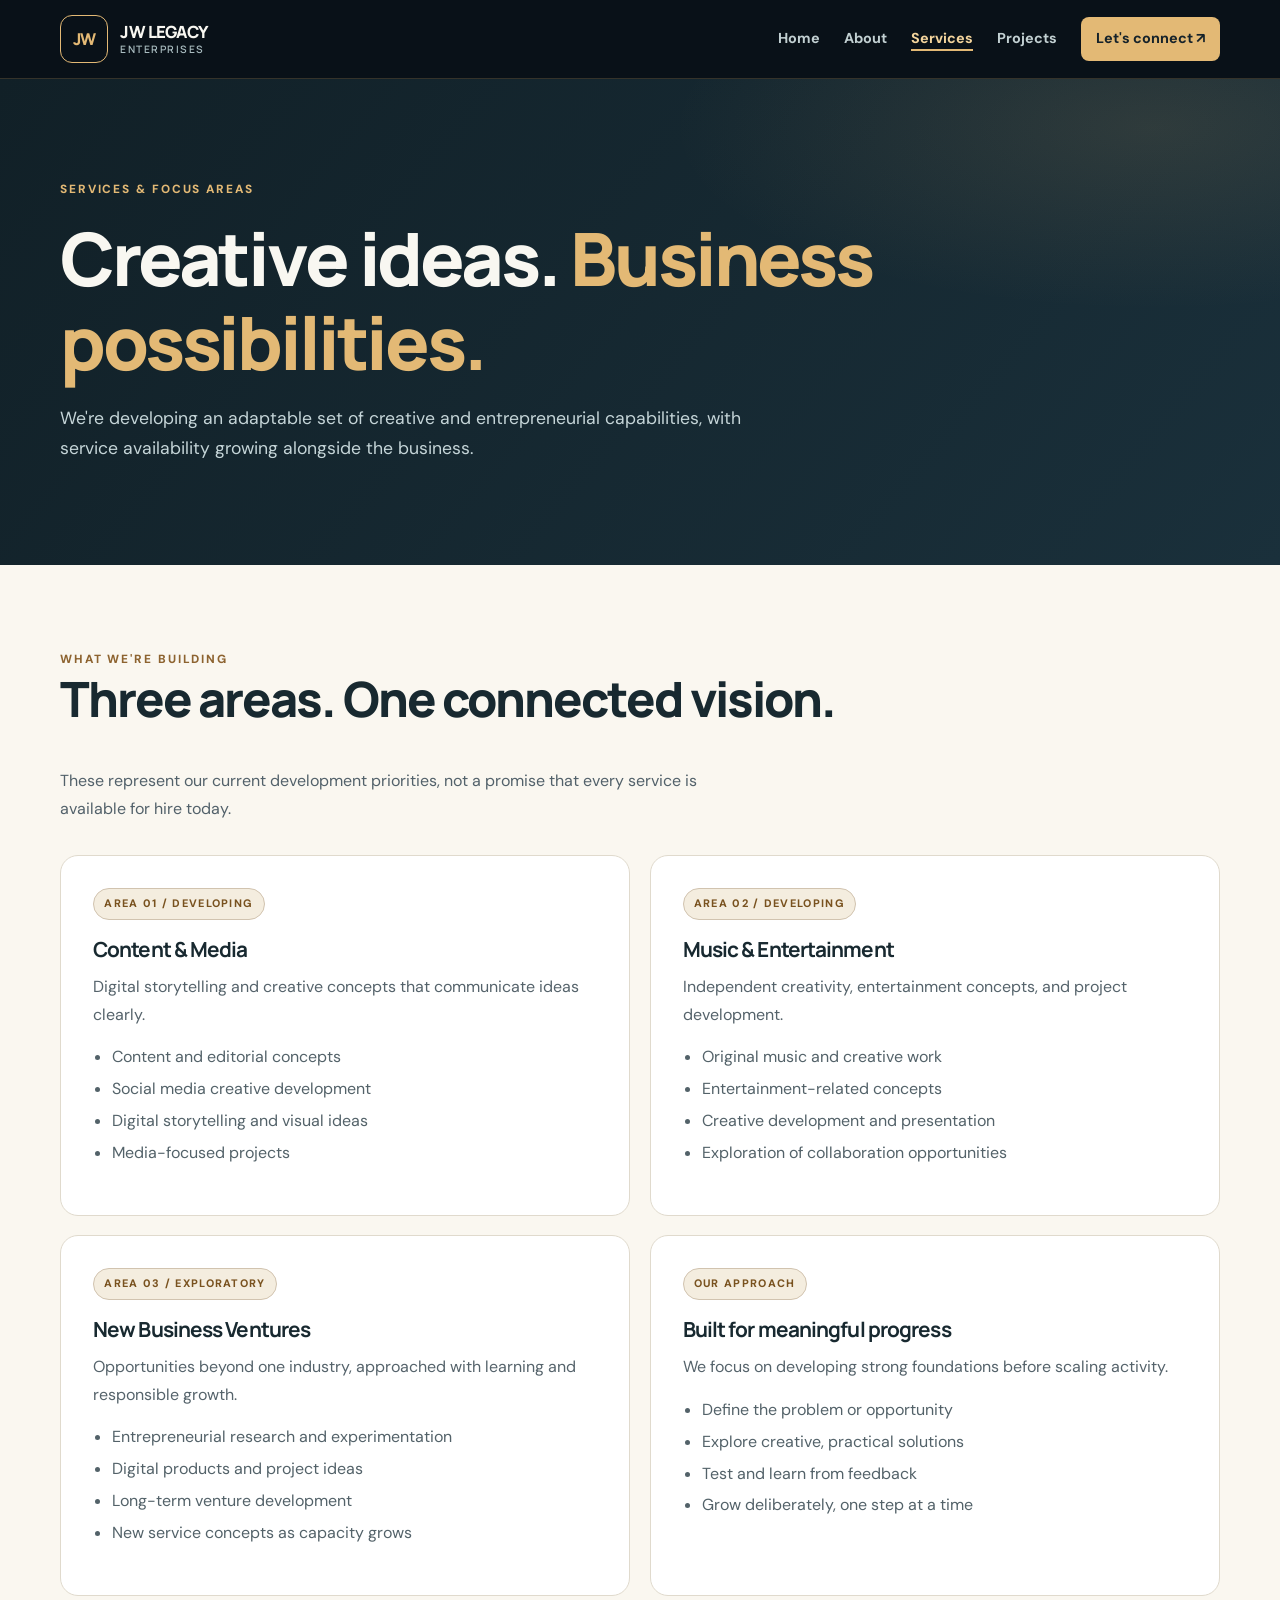
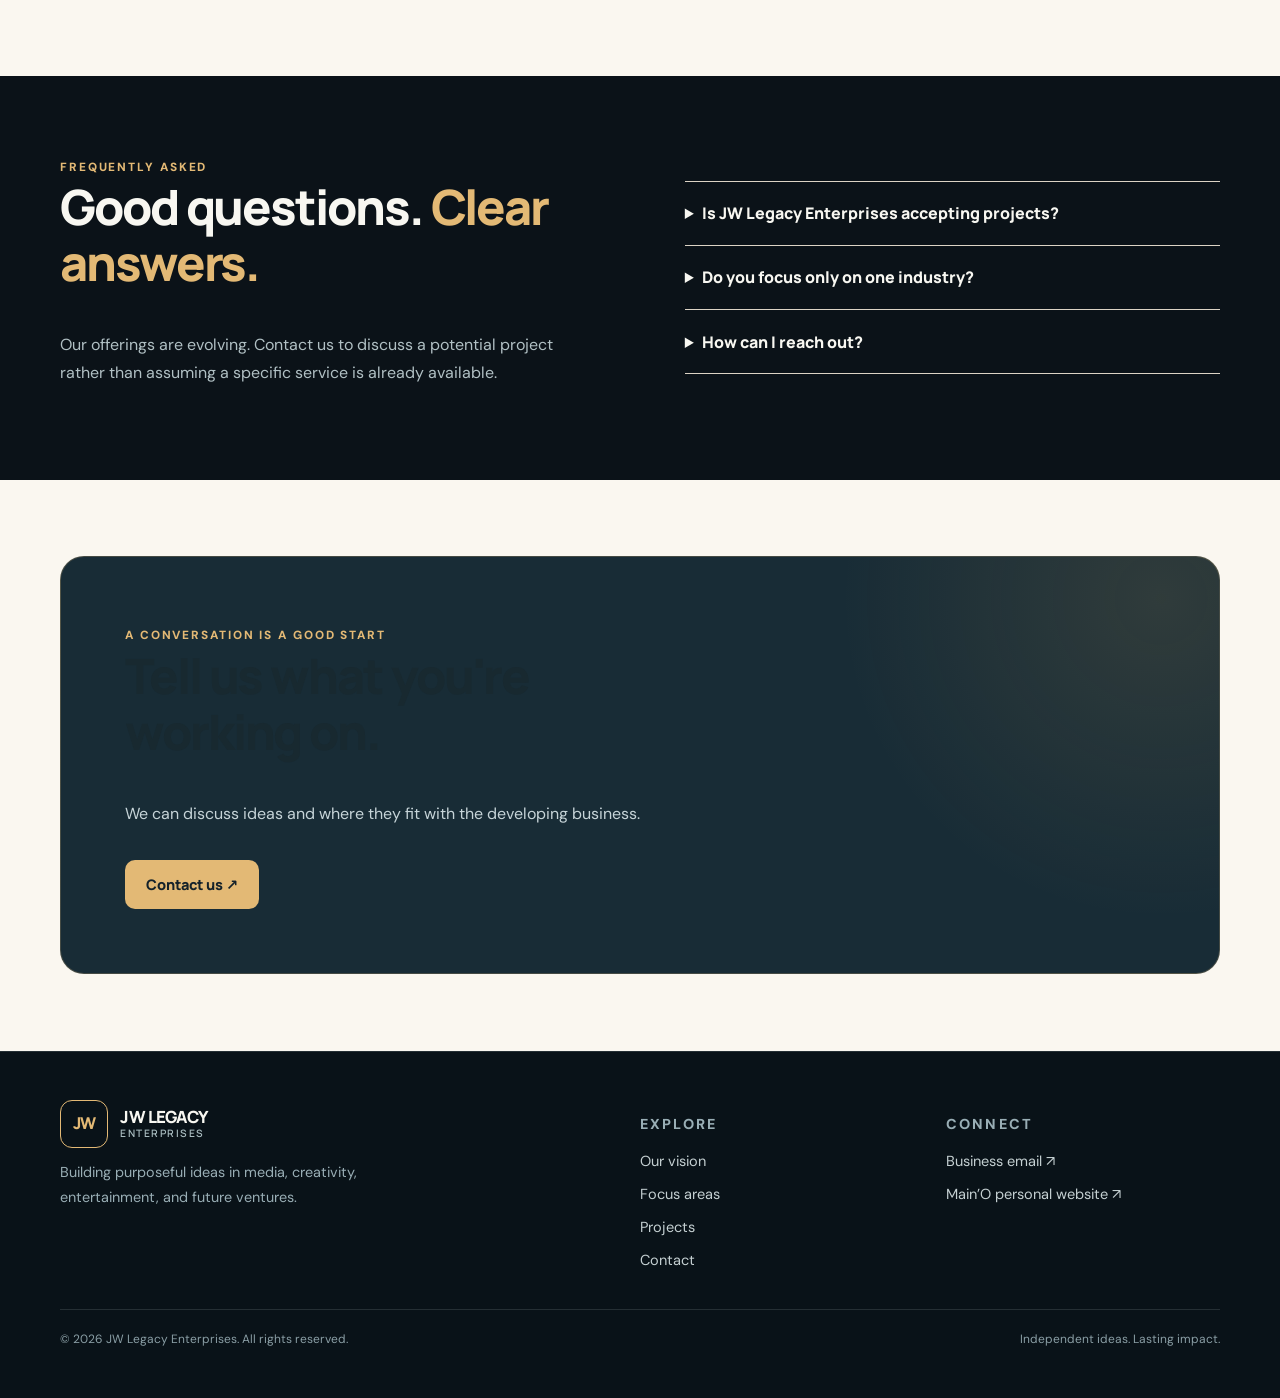
<file: services.html>
<!doctype html>
<html lang="en">
<head>
  <meta charset="utf-8">
  <meta name="viewport" content="width=device-width,initial-scale=1">
  <meta name="theme-color" content="#0b1218">
  <meta name="description" content="Explore JW Legacy Enterprises' developing focus areas: content and media, music and entertainment, and emerging business ventures.">
  <meta property="og:type" content="website">
  <meta property="og:title" content="Services and focus areas | JW Legacy Enterprises">
  <meta property="og:description" content="Explore JW Legacy Enterprises' developing focus areas: content and media, music and entertainment, and emerging business ventures.">
  <title>Services and focus areas | JW Legacy Enterprises</title>
  <link rel="icon" href="favicon.svg" type="image/svg+xml">
  <link rel="stylesheet" href="styles.css">
  <script src="script.js" defer></script>
</head>
<body>
<a href="#main" class="skip-link">Skip to content</a>
<header class="site-header">
  <div class="container header-inner">
    <a class="logo" href="index.html" aria-label="JW Legacy Enterprises — homepage">
      <span class="logo-mark" aria-hidden="true">JW</span><span class="logo-text">JW LEGACY<span>ENTERPRISES</span></span>
    </a>
    <button class="menu-toggle" type="button" aria-controls="primary-navigation" aria-expanded="false" aria-label="Open navigation">☰</button>
    <nav id="primary-navigation" class="site-nav" aria-label="Main navigation">
      <a href="index.html">Home</a>
      <a href="about.html">About</a>
      <a href="services.html" aria-current="page">Services</a>
      <a href="projects.html">Projects</a>
      <a class="nav-cta" href="contact.html">Let's connect ↗</a>
    </nav>
  </div>
</header>
<main id="main">

<section class="page-hero"><div class="container"><span class="eyebrow">Services &amp; focus areas</span><h1>Creative ideas. <span class="display-accent">Business possibilities.</span></h1><p>We're developing an adaptable set of creative and entrepreneurial capabilities, with service availability growing alongside the business.</p></div></section>
<section class="content-section light"><div class="container">
  <span class="eyebrow overline-dark">What we're building</span><h2>Three areas. One connected vision.</h2><p class="section-subtitle">These represent our current development priorities, not a promise that every service is available for hire today.</p>
  <div class="detail-grid" style="margin-top:2rem">
    <article class="detail-card"><span class="pill">Area 01 / Developing</span><h3>Content &amp; Media</h3><p>Digital storytelling and creative concepts that communicate ideas clearly.</p><ul><li>Content and editorial concepts</li><li>Social media creative development</li><li>Digital storytelling and visual ideas</li><li>Media-focused projects</li></ul></article>
    <article class="detail-card"><span class="pill">Area 02 / Developing</span><h3>Music &amp; Entertainment</h3><p>Independent creativity, entertainment concepts, and project development.</p><ul><li>Original music and creative work</li><li>Entertainment-related concepts</li><li>Creative development and presentation</li><li>Exploration of collaboration opportunities</li></ul></article>
    <article class="detail-card"><span class="pill">Area 03 / Exploratory</span><h3>New Business Ventures</h3><p>Opportunities beyond one industry, approached with learning and responsible growth.</p><ul><li>Entrepreneurial research and experimentation</li><li>Digital products and project ideas</li><li>Long-term venture development</li><li>New service concepts as capacity grows</li></ul></article>
    <article class="detail-card"><span class="pill">Our approach</span><h3>Built for meaningful progress</h3><p>We focus on developing strong foundations before scaling activity.</p><ul><li>Define the problem or opportunity</li><li>Explore creative, practical solutions</li><li>Test and learn from feedback</li><li>Grow deliberately, one step at a time</li></ul></article>
  </div>
</div></section>
<section class="section" aria-labelledby="service-faq"><div class="container split"><div><span class="eyebrow">Frequently asked</span><h2 id="service-faq">Good questions. <span class="display-accent">Clear answers.</span></h2><p>Our offerings are evolving. Contact us to discuss a potential project rather than assuming a specific service is already available.</p></div><div class="faqs"><details><summary>Is JW Legacy Enterprises accepting projects?</summary><p>The business is still developing its service offerings. We welcome inquiries and can discuss current fit and availability individually.</p></details><details><summary>Do you focus only on one industry?</summary><p>No. The long-term vision covers creative work, entertainment, and future business ventures.</p></details><details><summary>How can I reach out?</summary><p>Email jwlegacyenterprises@gmail.com with an introduction and a short description of your idea.</p></details></div></div></section>
<section class="section light"><div class="container"><div class="cta-band"><span class="eyebrow">A conversation is a good start</span><h2>Tell us what you're working on.</h2><p>We can discuss ideas and where they fit with the developing business.</p><a href="contact.html" class="btn btn-gold">Contact us ↗</a></div></div></section>

</main>
<footer class="site-footer">
  <div class="container">
    <div class="footer-grid">
      <div><a class="logo" href="index.html"><span class="logo-mark" aria-hidden="true">JW</span><span class="logo-text">JW LEGACY<span>ENTERPRISES</span></span></a><p>Building purposeful ideas in media, creativity, entertainment, and future ventures.</p></div>
      <div><p class="footer-title">Explore</p><div class="footer-links"><a href="about.html">Our vision</a><a href="services.html">Focus areas</a><a href="projects.html">Projects</a><a href="contact.html">Contact</a></div></div>
      <div><p class="footer-title">Connect</p><div class="footer-links"><a href="mailto:jwlegacyenterprises@gmail.com">Business email ↗</a><a href="https://maino-myjourney.42web.io/" target="_blank" rel="noopener noreferrer">Main’O personal website ↗</a></div></div>
    </div>
    <div class="footer-bottom"><span>© <span data-year>2026</span> JW Legacy Enterprises. All rights reserved.</span><span>Independent ideas. Lasting impact.</span></div>
  </div>
</footer>
</body>
</html>
</file>
<file: styles.css>
@import url('https://fonts.googleapis.com/css2?family=DM+Sans:wght@400;500;600;700&family=Manrope:wght@400;500;600;700;800&display=swap');

/* JW Legacy Enterprises — premium, responsive brand system */
:root{
  color-scheme:dark;
  --ink:#0b1218;--navy:#0f1c24;--surface:#14232c;--surface-2:#192c35;
  --line:rgba(225,235,235,.13);--paper:#faf7f0;--paper-2:#eee9df;
  --white:#f8f7f1;--muted:#b1c0c4;--gold:#e3b975;--gold-light:#f4d59d;
  --dark-on-light:#182930;--light-muted:#52616a;
  --max:1160px;--radius:20px;--heading:'Manrope',system-ui,sans-serif;
  --body:'DM Sans',system-ui,sans-serif;
}
*,*::before,*::after{box-sizing:border-box}
html{scroll-behavior:smooth}
body{margin:0;background:var(--ink);color:var(--white);font-family:var(--body);line-height:1.65;font-size:16px}
body.nav-open{overflow:hidden}
a{color:inherit;text-decoration:none}
button,input,select,textarea{font:inherit}
button{cursor:pointer}
img,svg{max-width:100%}
img{height:auto}
h1,h2,h3,h4,p{margin-top:0}
h1,h2,h3,h4{font-family:var(--heading);line-height:1.15;letter-spacing:-.043em}
h1{font-size:clamp(2.8rem,5.75vw,5.65rem);font-weight:800}
h2{font-size:clamp(2rem,3.8vw,3.4rem);font-weight:800}
h3{font-size:1.3rem}
p{line-height:1.74}
:focus-visible{outline:3px solid var(--gold-light);outline-offset:4px}
.container{width:min(var(--max),calc(100% - 3rem));margin-inline:auto}
.eyebrow{display:inline-block;color:var(--gold);font-size:.74rem;line-height:1.5;font-weight:800;letter-spacing:.16em;text-transform:uppercase}
.overline-dark{color:#8d6330}
.skip-link{position:absolute;top:-100px;left:1rem;z-index:100;padding:.6rem 1rem;color:#101b22;background:var(--gold)}
.skip-link:focus{top:.6rem}
.site-header{position:sticky;top:0;z-index:20;background:rgba(10,18,24,.92);border-bottom:1px solid var(--line);backdrop-filter:saturate(160%) blur(18px)}
.header-inner{min-height:78px;display:flex;align-items:center;gap:1.5rem;justify-content:space-between}
.logo{display:inline-flex;align-items:center;gap:.75rem;font-family:var(--heading);font-size:1.05rem;font-weight:800;letter-spacing:-.028em;line-height:1.15}
.logo-mark{display:grid;place-items:center;min-width:48px;height:48px;padding:0 .25rem;border:1px solid var(--gold);border-radius:12px;color:var(--gold);font-family:var(--heading);font-size:1.02rem;font-weight:800;letter-spacing:-.075em}
.logo-text span{display:block;font-size:.64rem;letter-spacing:.15em;font-weight:600;color:#a9bcc0;margin-top:.14rem}
.site-nav{display:flex;align-items:center;gap:1.5rem}
.site-nav a{font-size:.9rem;font-weight:700;color:#c2d0d2;transition:color .2s}
.site-nav a:hover,.site-nav a[aria-current="page"]{color:var(--gold-light)}
.site-nav .nav-cta{color:#15222a;background:var(--gold);border-radius:8px;padding:.64rem .95rem}
.site-nav .nav-cta:hover{color:#14212a;background:var(--gold-light)}
.menu-toggle{display:none;width:44px;height:44px;border:1px solid var(--line);border-radius:10px;background:var(--surface);color:#fff;font-size:1.35rem}
.btn{display:inline-flex;align-items:center;justify-content:center;gap:.7rem;min-height:49px;padding:.75rem 1.25rem;border:1px solid transparent;border-radius:10px;font-family:var(--heading);font-size:.91rem;line-height:1.4;font-weight:800;transition:transform .2s ease,background-color .2s ease}
.btn:hover{transform:translateY(-2px)}
.btn-gold{background:var(--gold);color:#15222a}
.btn-gold:hover{background:var(--gold-light)}
.btn-outline{border-color:rgba(255,255,255,.45);color:#fff;background:transparent}
.btn-outline:hover{background:rgba(255,255,255,.08)}
.btn-dark{background:#192d37;color:#fff}
.btn-dark:hover{background:#2a424d}
.text-link{color:var(--gold-light);font-weight:800;font-size:.92rem;display:inline-flex;gap:.5rem;align-items:center}
.text-link:hover{text-decoration:underline;text-underline-offset:5px}
.light .text-link{color:#78501d}
.hero{position:relative;overflow:hidden;background:radial-gradient(ellipse 50rem 34rem at 90% 25%,rgba(229,182,107,.11),transparent 70%),radial-gradient(ellipse 35rem 30rem at 0% 95%,rgba(64,108,124,.24),transparent 70%),linear-gradient(125deg,#0d171e 3%,#182a32 68%,#112027)}
.hero::after{content:"";position:absolute;inset:0;pointer-events:none;opacity:.15;background:repeating-linear-gradient(135deg,transparent 0 66px,rgba(255,255,255,.06) 67px,transparent 68px)}
.hero-grid{min-height:635px;display:grid;grid-template-columns:minmax(0,1.25fr) minmax(290px,.75fr);align-items:center;gap:5.5%;padding-block:7rem 7.5rem;position:relative;z-index:1}
.hero h1{margin:.9rem 0 1.2rem;max-width:14ch}
.hero h1 em,.display-accent{color:var(--gold);font-style:normal}
.hero .lead{font-size:clamp(1.06rem,1.65vw,1.25rem);color:#cad7d9;max-width:38rem;line-height:1.75}
.hero-actions{display:flex;flex-wrap:wrap;gap:.85rem;margin-top:2rem}
.hero-proof{margin:2.1rem 0 0;padding-top:1.1rem;border-top:1px solid var(--line);font-size:.84rem;letter-spacing:.03em;color:#9eb5bb}
.legacy-art{position:relative;min-height:415px;display:grid;place-items:center;isolation:isolate}
.legacy-art::before{content:"";position:absolute;width:min(100%,420px);aspect-ratio:1;border-radius:50%;background:radial-gradient(circle,rgba(222,170,89,.14) 0,rgba(222,170,89,.03) 55%,transparent 73%);filter:blur(2px)}
.art-frame{position:relative;display:grid;place-items:center;width:min(100%,365px);aspect-ratio:1;border:1px solid rgba(228,189,125,.28);border-radius:30px;transform:rotate(-7deg);background:linear-gradient(145deg,rgba(234,186,107,.08),rgba(48,85,99,.05));box-shadow:0 22px 80px rgba(0,0,0,.2)}
.art-frame::before,.art-frame::after{content:"";position:absolute;inset:19px;border:1px solid rgba(228,189,125,.19);border-radius:21px}
.art-frame::after{inset:-17px 33px;transform:rotate(13deg);border-color:rgba(228,189,125,.14)}
.art-monogram{font-family:var(--heading);font-weight:800;font-size:clamp(6rem,11vw,10rem);letter-spacing:-.12em;line-height:1;color:var(--gold);transform:rotate(7deg) translateX(-.04em);text-shadow:0 18px 48px rgba(0,0,0,.25)}
.art-caption{position:absolute;bottom:12px;right:-6px;padding:.75rem .95rem;border:1px solid rgba(255,255,255,.16);border-radius:12px;background:#253a44;color:#f6dfb8;font-size:.78rem;font-weight:700;letter-spacing:.05em;box-shadow:0 16px 40px rgba(0,0,0,.25)}
.section{padding:clamp(4rem,8vw,7.4rem) 0}
.section-head{display:flex;align-items:end;justify-content:space-between;gap:1.5rem;margin-bottom:2.2rem}
.section-head h2{max-width:20ch;margin:.6rem 0 0}
.section-subtitle{color:var(--muted);max-width:43rem}
.light{background:var(--paper);color:var(--dark-on-light)}
.light .section-subtitle{color:var(--light-muted)}
.light .section-head .eyebrow{color:#8d6330}
.pill{display:inline-block;padding:.38rem .64rem;border:1px solid var(--line);border-radius:99px;font-size:.68rem;font-weight:800;letter-spacing:.12em;text-transform:uppercase;color:var(--gold)}
.light .pill{color:#79521f;border-color:#d1c3af;background:#f4eddf}
.service-grid{display:grid;grid-template-columns:repeat(3,minmax(0,1fr));gap:1.15rem}
.service-card{display:flex;flex-direction:column;min-height:318px;padding:2rem 1.75rem;border:1px solid #e0d9ca;border-radius:18px;background:#fff;box-shadow:0 12px 40px rgba(25,40,45,.035)}
.card-count{color:#a77b41;font-size:.82rem;font-weight:800;letter-spacing:.05em}
.service-card h3{margin:2.2rem 0 .8rem;font-weight:800;max-width:18ch}
.service-card p{color:#56656d;font-size:.95rem;margin:0 0 1.5rem;flex:1}
.service-card .pill{align-self:flex-start}
.split{display:grid;grid-template-columns:1fr 1fr;gap:clamp(2rem,7vw,6rem);align-items:center}
.split h2{max-width:18ch}
.split p{color:var(--muted)}
.kicker-line{height:2px;width:65px;background:var(--gold);margin:1.4rem 0}
.statement{font-family:var(--heading);font-size:clamp(1.2rem,2vw,1.7rem);line-height:1.5;font-weight:700;color:#f8f3e9}
.values{display:grid;grid-template-columns:repeat(2,minmax(0,1fr));gap:1rem}
.value-box{min-height:150px;border:1px solid rgba(221,234,238,.14);border-radius:16px;padding:1.35rem;background:rgba(255,255,255,.025)}
.value-box b{display:block;font-family:var(--heading);font-size:1.15rem;color:var(--gold);margin-bottom:.45rem}
.value-box p{margin:0;color:#b0c0c4;font-size:.9rem}
.feature-strip{background:#1b303b;border-block:1px solid var(--line);padding:1.3rem 0}
.feature-strip .container{display:flex;gap:1.2rem 3rem;justify-content:space-between;flex-wrap:wrap}
.feature-strip span{font-size:.8rem;text-transform:uppercase;font-weight:800;letter-spacing:.15em;color:#d4bd96}
.work-grid{display:grid;grid-template-columns:repeat(2,minmax(0,1fr));gap:1.2rem}
.work-card{display:flex;flex-direction:column;min-height:285px;padding:2rem;background:#fff;border:1px solid #e2d9ca;border-radius:18px}
.work-card h3{margin:1.35rem 0 .75rem;font-size:1.55rem}
.work-card p{color:#52616a}
.work-card .text-link{margin-top:auto;color:#845b2a}
.work-card .pill{align-self:start}
.cta-band{position:relative;overflow:hidden;padding:clamp(2.2rem,5vw,4rem);border:1px solid rgba(229,185,117,.22);border-radius:24px;background:radial-gradient(circle at 95% 10%,rgba(221,170,94,.12),transparent 20rem),#182c36}
.cta-band h2{max-width:17ch}
.cta-band p{color:#c6d4d8;max-width:37rem}
.cta-band .btn{margin-top:1rem}
.site-footer{padding:3rem 0;background:#091218;border-top:1px solid var(--line)}
.footer-grid{display:grid;grid-template-columns:1.4fr .7fr .7fr;gap:2rem}
.footer-grid p{font-size:.9rem;color:#99aeb5;max-width:24rem;margin:.8rem 0}
.footer-title{font-size:.7rem;font-weight:800;letter-spacing:.15em;color:var(--gold);text-transform:uppercase;margin:0 0 .85rem}
.footer-links{display:grid;gap:.55rem;color:#c5d0d2;font-size:.91rem}
.footer-links a:hover{color:var(--gold)}
.footer-bottom{border-top:1px solid var(--line);margin-top:2.3rem;padding-top:1.25rem;font-size:.75rem;color:#8a9ea5;display:flex;justify-content:space-between;gap:1rem;flex-wrap:wrap}
.page-hero{padding:6rem 0 5.2rem;background:radial-gradient(ellipse at 90% 10%,rgba(218,173,107,.12),transparent 30rem),linear-gradient(130deg,#112027,#1a303b)}
.page-hero h1{max-width:17ch;margin:.9rem 0 1.1rem}
.page-hero p{max-width:43rem;color:#c5d5d8;font-size:1.1rem}
.content-section{padding:5rem 0}
.rich-copy p{color:#506169;font-size:1.02rem}
.rich-copy h2{font-size:clamp(1.65rem,2.8vw,2.5rem);margin-bottom:1rem}
.timeline{display:grid;gap:1.25rem}
.timeline-item{display:grid;grid-template-columns:4rem minmax(0,1fr);gap:1.4rem;padding:1.45rem 0;border-top:1px solid #ded7ca}
.timeline-item>span{font-size:.8rem;font-weight:800;color:#967141}
.timeline-item h3{margin:0 0 .5rem}
.timeline-item p{margin:0;color:#526169}
.detail-grid{display:grid;grid-template-columns:repeat(2,minmax(0,1fr));gap:1.2rem}
.detail-card{background:#fff;border:1px solid #e0dacd;border-radius:18px;padding:2rem}
.detail-card h3{margin:1.1rem 0 .7rem}
.detail-card p{color:#55636b}
.detail-card ul{padding-left:1.2rem;color:#536269}
.detail-card li+li{margin-top:.35rem}
.faqs details{border-top:1px solid #dcd3c5;padding:1.15rem 0}
.faqs details:last-child{border-bottom:1px solid #dcd3c5}
.faqs summary{font-family:var(--heading);font-weight:800;cursor:pointer}
.faqs details p{color:#536169;margin:.8rem 0 0}
.contact-panel{padding:clamp(2rem,6vw,4rem);border-radius:23px;background:#fff;border:1px solid #e5dece}
.contact-panel h2{margin:.7rem 0 1rem}
.contact-panel p{color:#51636d}
.contact-email{display:inline-block;overflow-wrap:anywhere;font-family:var(--heading);font-size:clamp(1.1rem,2.5vw,1.65rem);font-weight:800;color:#8a602e;border-bottom:2px solid #d5b47d;padding-bottom:.25rem;margin:.6rem 0 1.4rem}
.contact-options{display:flex;align-items:center;flex-wrap:wrap;gap:.8rem}
.small-note{font-size:.84rem;color:#66767e}
.light .small-note{color:#66767e}
.dark-note{color:#b2c4cb}
@media(max-width:960px){
 .hero-grid{gap:2rem;grid-template-columns:minmax(0,1fr) minmax(230px,.7fr)}
 .legacy-art{min-height:360px}
 .service-grid{grid-template-columns:repeat(2,minmax(0,1fr))}
 .service-grid .service-card:last-child{grid-column:1/-1;min-height:240px}
}
@media(max-width:760px){
 .header-inner{min-height:70px}
 .logo{font-size:.95rem}.logo-mark{min-width:43px;height:43px}
 .menu-toggle{display:inline-grid;place-items:center}
 .site-nav{display:none;position:absolute;top:calc(100% + 1px);left:0;right:0;flex-direction:column;align-items:stretch;gap:0;padding:1rem 1.5rem 1.4rem;background:#101d25;border-bottom:1px solid var(--line);box-shadow:0 20px 34px rgba(0,0,0,.25)}
 .site-nav.open{display:flex}
 .site-nav a{padding:.85rem 0;min-height:43px}
 .site-nav .nav-cta{text-align:center;margin-top:.6rem;padding:.8rem}
 .container{width:min(var(--max),calc(100% - 2rem))}
 .hero-grid{min-height:0;grid-template-columns:minmax(0,1fr);padding:4.5rem 0 3.2rem;gap:2.3rem}
 .hero h1{font-size:clamp(2.6rem,9.5vw,4.5rem)}
 .legacy-art{min-height:290px}
 .art-frame{width:min(71vw,285px);border-radius:25px}
 .art-monogram{font-size:clamp(5rem,18vw,8rem)}
 .art-caption{bottom:-.5rem;right:0;font-size:.69rem}
 .section-head{align-items:flex-start;flex-direction:column;gap:.7rem}
 .service-grid,.work-grid,.split,.detail-grid,.footer-grid{grid-template-columns:minmax(0,1fr)}
 .service-grid .service-card:last-child{grid-column:auto}
 .service-card{min-height:265px}
 .service-card h3{margin:1.3rem 0 .6rem}
 .values{grid-template-columns:minmax(0,1fr)}
 .footer-grid{gap:1.9rem}
 .page-hero{padding:4.2rem 0 3.8rem}
 .content-section{padding:3.2rem 0}
 .timeline-item{grid-template-columns:2.5rem minmax(0,1fr);gap:.75rem}
}
@media(max-width:390px){
 .logo-text{font-size:.85rem}
 .hero-actions{flex-direction:column;align-items:stretch}
 .hero-actions .btn{width:100%}
 .feature-strip .container{flex-direction:column;gap:.55rem}
}
@media(prefers-reduced-motion:reduce){html{scroll-behavior:auto}*,*::before,*::after{animation-duration:.01ms!important;transition-duration:.01ms!important}}
@media print{.site-header,.site-footer,.menu-toggle,.hero-actions,.cta-band{display:none!important}body,.hero,.page-hero,.light{background:#fff;color:#000}.container{width:100%}a{text-decoration:underline}h1,h2,h3{color:#000}}


/* --------------------------------------------------------------------------
   JW Legacy Enterprises | Phase 1 premium visual system
   Source-only review branch: no external assets or extra JavaScript required.
   -------------------------------------------------------------------------- */
:root{
  --space-1:.5rem;--space-2:.75rem;--space-3:1rem;--space-4:1.5rem;
  --space-5:2rem;--space-6:3rem;--card-radius:22px;
  --card-shadow:0 18px 48px rgba(14,30,39,.065);
}
.site-header{border-bottom-color:rgba(227,185,117,.20)}
.site-nav a{transition:color .18s ease}
.site-nav a[aria-current="page"]:not(.nav-cta){box-shadow:inset 0 -2px 0 var(--gold)}
.hero-premium{
  background:
    radial-gradient(circle at 82% 40%,rgba(227,185,117,.11),transparent 34%),
    radial-gradient(ellipse 48rem 35rem at 0% 100%,rgba(54,109,124,.18),transparent 66%),
    linear-gradient(122deg,#0b141b 0%,#152630 51%,#0d1b24 100%);
}
.hero-premium .hero-grid{min-height:0;gap:clamp(2rem,5vw,5.5rem);padding-block:clamp(4.5rem,8vw,7rem)}
.hero-premium .hero-kicker{display:inline-flex;align-items:center;gap:.75rem;color:#e9c78d;font-size:.76rem;letter-spacing:.10em}
.kicker-dot{display:inline-block;flex:none;width:8px;height:8px;border-radius:50%;background:var(--gold);box-shadow:0 0 0 6px rgba(227,185,117,.10)}
.hero-premium h1{max-width:11ch;letter-spacing:-.059em;line-height:1.08}
.hero-premium .lead{max-width:37rem;line-height:1.7}
.hero-premium .hero-actions{margin-top:2rem}
.hero-premium .btn{border-radius:12px;min-height:52px}
.hero-signature{display:flex;flex-wrap:wrap;gap:.55rem 1.5rem;margin-top:2.3rem;padding-top:1.15rem;border-top:1px solid rgba(227,185,117,.22)}
.hero-signature span{font-size:.69rem;letter-spacing:.13em;text-transform:uppercase;color:#c7d0ce;font-weight:800}
.hero-premium .legacy-art{min-height:390px;isolation:isolate}
.hero-premium .legacy-art::before{width:min(100%,405px);background:radial-gradient(circle,rgba(230,181,101,.15),transparent 69%)}
.legacy-orbit{position:absolute;border:1px solid rgba(232,188,118,.14);border-radius:50%;pointer-events:none}
.legacy-orbit-outer{width:min(108%,445px);aspect-ratio:1;transform:rotate(16deg)}
.legacy-orbit-inner{width:min(85%,350px);aspect-ratio:1;border-style:dashed;opacity:.6}
.hero-premium .art-frame{
  overflow:hidden;transform:rotate(-4deg);border-color:rgba(236,194,122,.60);
  background:
    radial-gradient(circle at 100% 0%,rgba(237,201,142,.15),transparent 36%),
    linear-gradient(145deg,rgba(30,48,57,.99),rgba(13,29,38,.99));
  box-shadow:0 26px 75px rgba(0,0,0,.32), inset 0 0 45px rgba(213,169,99,.04);
}
.hero-premium .art-frame::before{inset:18px;border-color:rgba(228,189,125,.32)}
.hero-premium .art-frame::after{inset:31px;border-style:dotted;border-radius:16px;transform:none;border-color:rgba(228,189,125,.12)}
.hero-premium .art-monogram{font-size:clamp(5.4rem,10vw,9.2rem);letter-spacing:-.13em;transform:rotate(4deg) translateX(-.05em)}
.art-microcopy,.art-frame-footer{position:absolute;z-index:2;left:0;right:0;text-align:center;font-size:.65rem;font-weight:800;letter-spacing:.19em;color:#dec499;transform:rotate(4deg)}
.art-microcopy{top:16%}
.art-frame-footer{bottom:16%}
.hero-premium .art-caption{right:-.3rem;bottom:3.5%;display:flex;align-items:center;gap:.9rem;max-width:85%;letter-spacing:.10em;font-size:.68rem;background:#1c343d}
.art-caption span{color:var(--gold);font-size:1.05rem}

.feature-strip{padding:1.05rem 0;background:#182b35}
.feature-strip .container{gap:.8rem 2rem}
.feature-strip span{display:inline-flex;align-items:center;gap:.65rem;font-size:.73rem;letter-spacing:.13em;color:#eddec5}
.feature-strip b{font-size:.61rem;color:#ad8753}
.section{padding-block:clamp(3.7rem,6vw,5.8rem)}
.section-head{margin-bottom:1.7rem}
.section-head h2{letter-spacing:-.052em}
.section-head .eyebrow{font-size:.77rem}
.service-card{
  position:relative;isolation:isolate;overflow:hidden;min-height:300px;
  padding:1.6rem 1.6rem 1.65rem;border-radius:var(--card-radius);
  border:1px solid #ded3c1;box-shadow:var(--card-shadow);
  transition:transform .2s ease,box-shadow .2s ease,border-color .2s ease;
}
.service-card::before{content:"";position:absolute;inset:0 0 auto;height:4px;background:linear-gradient(90deg,#c19450,#edc78b,rgba(227,185,117,0))}
.service-card-top{display:flex;align-items:flex-start;justify-content:space-between;gap:1rem;width:100%}
.service-symbol{display:grid;place-items:center;flex:none;width:58px;height:58px;border-radius:17px;background:#172b35;color:var(--gold);font-family:var(--heading);font-size:1.8rem;line-height:1;border:1px solid #3b4d51}
.service-card .card-count{margin-top:.3rem;display:block;font-size:.73rem;letter-spacing:.12em}
.service-card h3{margin:1.55rem 0 .65rem;font-size:clamp(1.25rem,1.7vw,1.5rem);max-width:20ch}
.service-card p{font-size:1rem;line-height:1.7;margin-bottom:1.6rem}
.service-card .pill{margin-top:auto}
.value-box{position:relative;overflow:hidden;border-color:rgba(227,185,117,.23);background:linear-gradient(155deg,rgba(255,255,255,.045),rgba(255,255,255,.01));min-height:148px}
.value-box::before{content:"";position:absolute;top:0;left:1.35rem;width:32px;height:2px;background:var(--gold)}
.value-box b{font-size:1.12rem}
.value-box p{font-size:.95rem;line-height:1.65}

.work-grid{align-items:stretch;gap:1.3rem}
.projects-showcase-grid{margin-top:2rem}
.work-card{
  min-width:0;min-height:0;padding:0;overflow:hidden;
  border:1px solid #e0d6c7;border-radius:var(--card-radius);box-shadow:var(--card-shadow);
  transition:transform .2s ease,box-shadow .2s ease,border-color .2s ease;
}
.work-visual{
  min-width:0;height:clamp(157px,17vw,206px);position:relative;isolation:isolate;overflow:hidden;
  display:grid;place-items:center;color:#fff;background:#233b49;
}
.work-visual::before{content:"";position:absolute;width:280px;height:280px;border:1px solid rgba(255,255,255,.18);border-radius:50%;right:-80px;top:-115px;box-shadow:0 0 0 26px rgba(255,255,255,.025),0 0 0 52px rgba(255,255,255,.022)}
.work-visual::after{content:"";position:absolute;inset:0;pointer-events:none;background:repeating-linear-gradient(-45deg,transparent 0 54px,rgba(255,255,255,.025) 55px,transparent 56px)}
.work-visual-rush{background:radial-gradient(circle at 75% 26%,rgba(98,180,198,.26),transparent 38%),linear-gradient(125deg,#192f41,#31576b)}
.work-visual-vibinook{background:radial-gradient(circle at 78% 24%,rgba(252,162,95,.22),transparent 38%),linear-gradient(125deg,#352b35,#704536)}
.work-visual-realtalk{background:radial-gradient(circle at 78% 24%,rgba(149,183,165,.18),transparent 37%),linear-gradient(125deg,#1a3032,#385651)}
.work-visual-music{background:radial-gradient(circle at 78% 24%,rgba(201,161,215,.19),transparent 37%),linear-gradient(125deg,#2a293b,#55425b)}
.work-visual-symbol{position:relative;z-index:1;font-family:var(--heading);font-size:clamp(3.4rem,6vw,5.25rem);font-weight:800;letter-spacing:-.09em;line-height:1;color:#f9e1b8;text-shadow:0 12px 35px rgba(0,0,0,.18)}
.work-visual-vibinook .work-visual-symbol{color:#ffbd86}
.work-visual-realtalk .work-visual-symbol{color:#dcebd9}
.work-visual-music .work-visual-symbol{color:#eec5fa}
.work-visual-caption,.work-visual-corner{position:absolute;z-index:2;font-size:.64rem;line-height:1.3;letter-spacing:.14em;font-weight:800;color:#e6d8ba}
.work-visual-caption{top:1rem;left:1.4rem}
.work-visual-corner{right:1.35rem;bottom:1rem;color:rgba(255,255,255,.7)}
.work-card-content{display:flex;align-items:flex-start;flex-direction:column;flex:1;min-width:0;padding:1.6rem 1.75rem 1.85rem}
.work-card-content .pill{color:#79521f;background:#f4eddf;border:1px solid #d1c3af;letter-spacing:.08em;font-size:.66rem}
.work-card-content h3{margin:1.1rem 0 .55rem;font-size:clamp(1.45rem,2vw,1.8rem);letter-spacing:-.035em}
.work-card-content p{font-size:1rem;line-height:1.7;margin:0 0 1.4rem;flex:1;color:#52616a}
.work-card-content .text-link{padding-top:.8rem;border-top:1px solid #e9e1d5;width:100%;margin-top:auto;justify-content:space-between;font-size:.96rem}

.home-contact-section{padding-top:clamp(3rem,6vw,5rem)}
.premium-cta{padding:clamp(2rem,5vw,4rem);border-color:rgba(227,185,117,.36);background:radial-gradient(ellipse at 95% 15%,rgba(227,185,117,.16),transparent 45%),linear-gradient(135deg,#142731,#1d343d)}
.premium-cta::before{content:"JW";position:absolute;right:-1rem;bottom:-4.5rem;font:800 clamp(10rem,23vw,20rem)/1 var(--heading);letter-spacing:-.16em;color:rgba(227,185,117,.06);pointer-events:none}
.premium-cta>*{position:relative;z-index:1}
.premium-cta h2{max-width:17ch;font-size:clamp(2.2rem,4vw,3.8rem);margin:.8rem 0 1rem}
.premium-cta p{max-width:45rem;color:#cbd9da}
.premium-cta .btn{margin-top:1.1rem}

@media (hover:hover){
  .service-card:hover,.work-card:hover{transform:translateY(-4px);border-color:#c7ac80;box-shadow:0 24px 55px rgba(14,30,39,.12)}
}
@media(max-width:960px){
  .service-grid .service-card:last-child{min-height:240px}
}
@media(max-width:760px){
  .site-header .logo{gap:.6rem}
  .site-nav a{min-height:44px}
  .hero-premium .hero-grid{padding:3.2rem 0 2.25rem;gap:1rem}
  .hero-premium h1{max-width:12ch;font-size:clamp(2.7rem,9vw,3.9rem)}
  .hero-premium .hero-kicker{font-size:.69rem;letter-spacing:.06em}
  .hero-premium .lead{font-size:1.04rem}
  .hero-signature{gap:.55rem 1rem;margin-top:1.6rem}
  .hero-signature span{font-size:.65rem}
  .hero-premium .legacy-art{min-height:235px;width:100%}
  .legacy-orbit-outer{width:min(64vw,265px)}
  .legacy-orbit-inner{width:min(52vw,216px)}
  .hero-premium .art-frame{width:min(52vw,215px);border-radius:23px}
  .hero-premium .art-monogram{font-size:clamp(4rem,14vw,6rem)}
  .art-microcopy,.art-frame-footer{font-size:.49rem;letter-spacing:.13em}
  .hero-premium .art-caption{font-size:.58rem;bottom:0;right:3%;max-width:64%}
  .feature-strip .container{display:grid;grid-template-columns:repeat(2,minmax(0,1fr));gap:.75rem}
  .feature-strip span{font-size:.7rem}
  .section{padding-block:3rem}
  .section-head{gap:.6rem;margin-bottom:1.5rem}
  .service-grid{gap:1rem}
  .service-card,.service-grid .service-card:last-child{min-height:0;padding:1.45rem 1.4rem 1.5rem}
  .service-card h3{margin:1.1rem 0 .5rem}
  .service-card p{margin-bottom:1.1rem}
  .service-symbol{width:52px;height:52px}
  .work-visual{height:160px}
  .work-card-content{padding:1.35rem 1.4rem 1.5rem}
  .work-card-content h3{font-size:1.42rem}
  .work-visual-symbol{font-size:3.6rem}
  .premium-cta h2{font-size:clamp(2.1rem,7vw,2.8rem)}
}
@media(max-width:390px){
  .hero-premium .hero-grid{padding:2.8rem 0 2.1rem}
  .hero-premium .hero-kicker{font-size:.66rem}
  .hero-premium h1{font-size:clamp(2.35rem,9.2vw,2.75rem)}
  .hero-signature span{letter-spacing:.04em}
  .hero-premium .legacy-art{min-height:215px}
  .feature-strip span{font-size:.64rem}
  .work-card-content{padding:1.35rem 1.15rem 1.4rem}
}
@media(prefers-reduced-motion:reduce){
  .service-card,.work-card{transition:none}
  .service-card:hover,.work-card:hover{transform:none}
}
</file>
